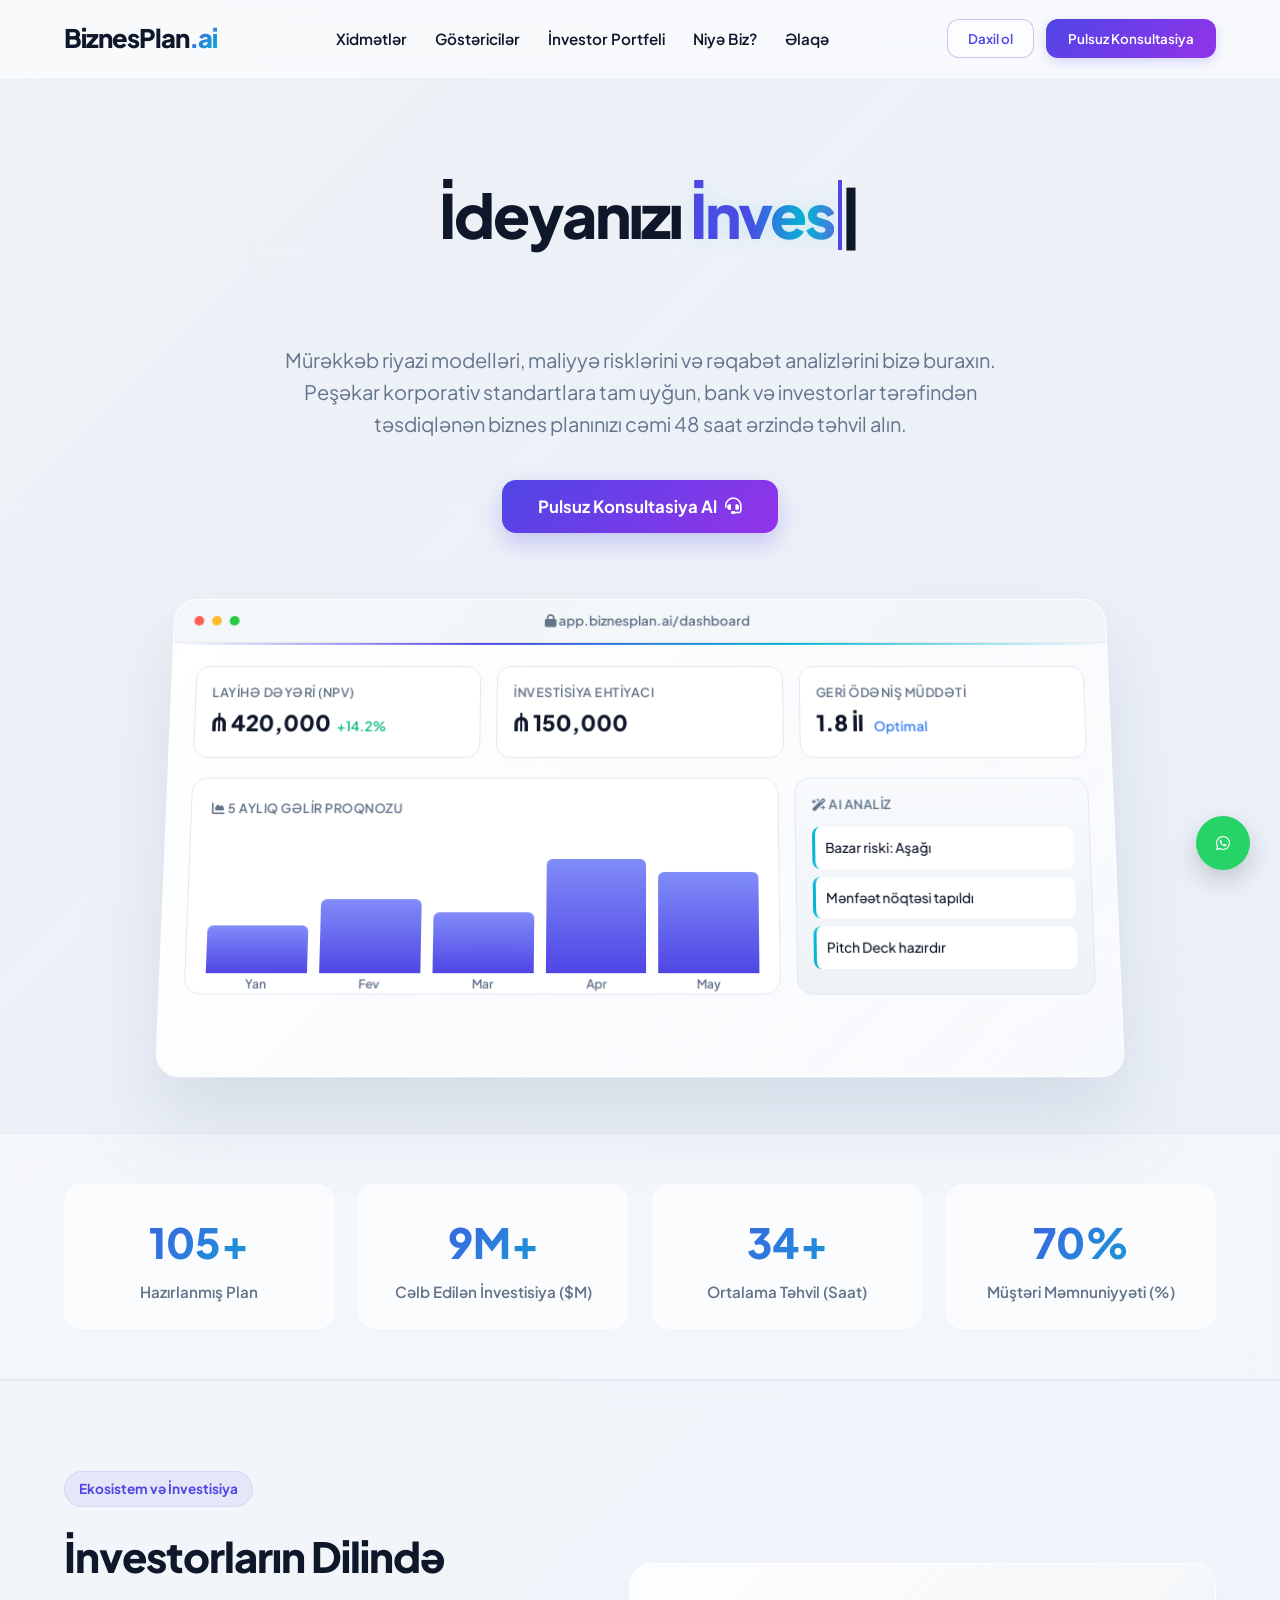
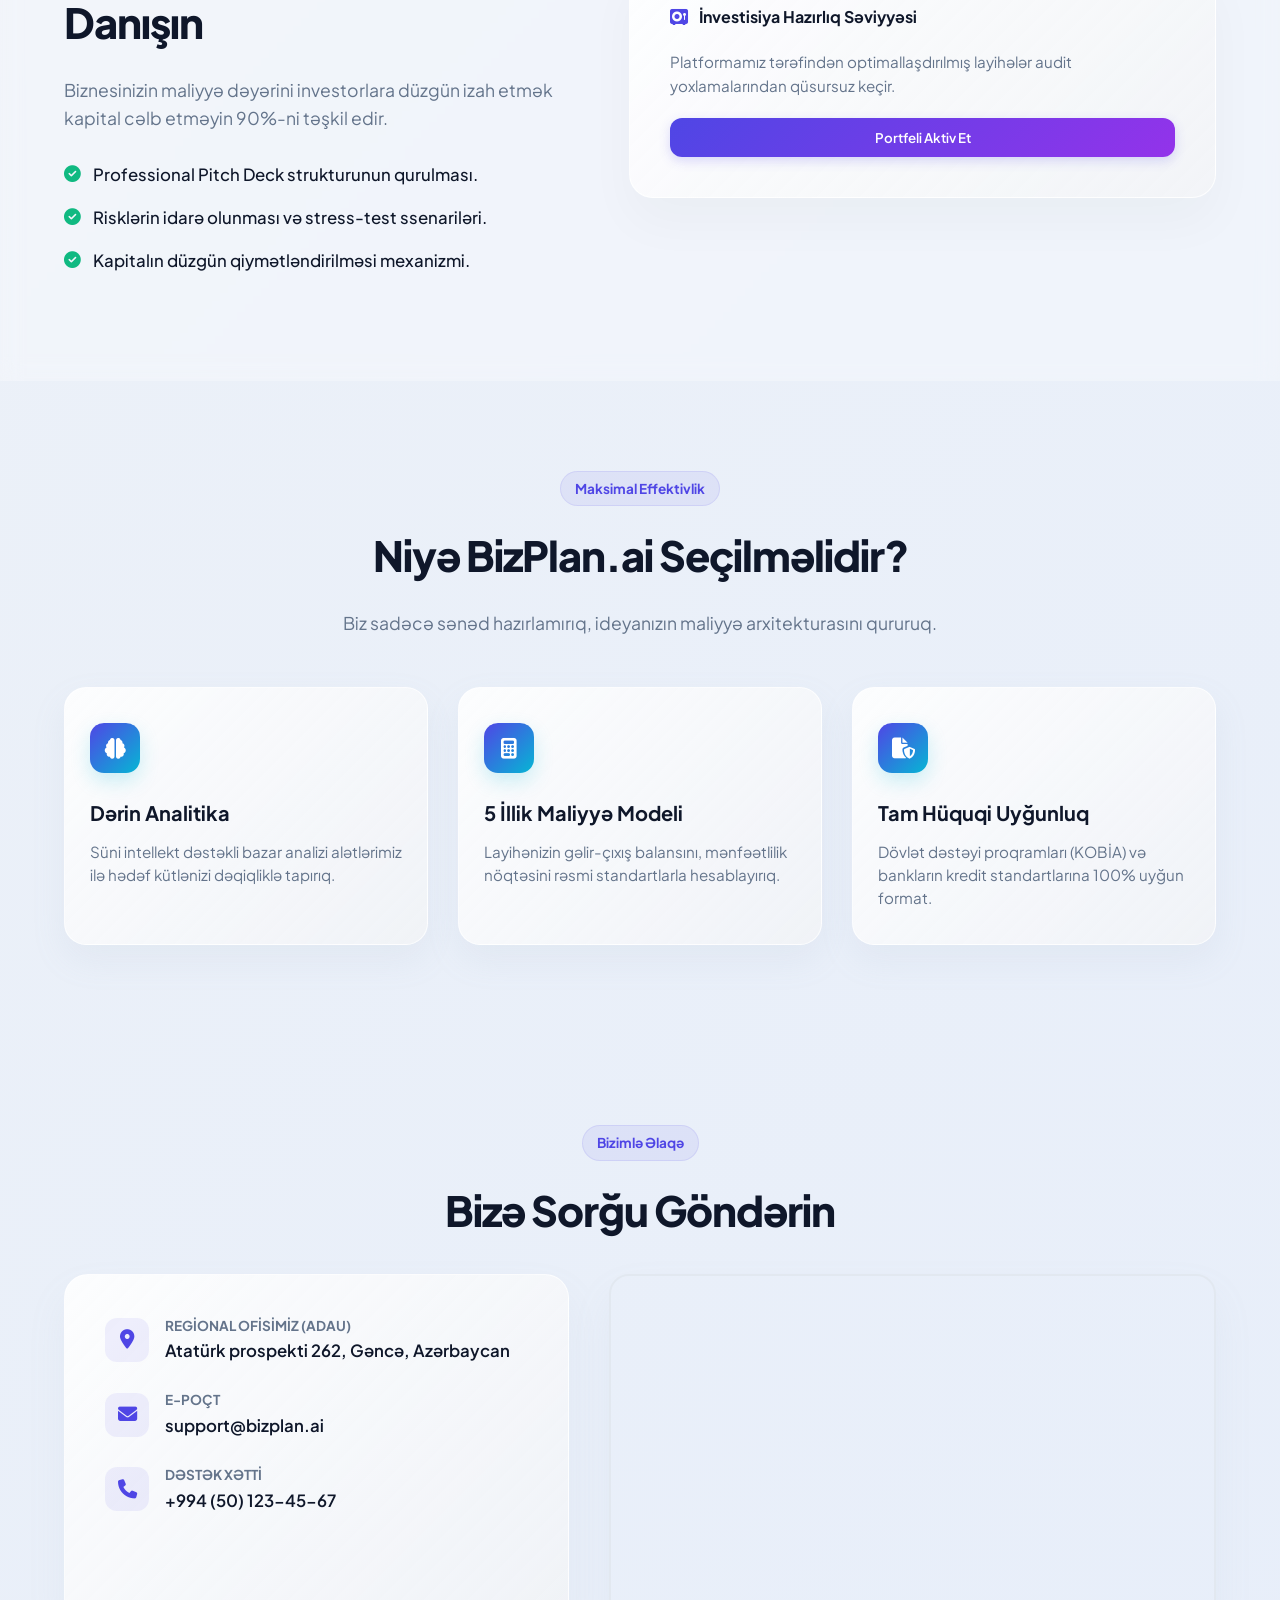
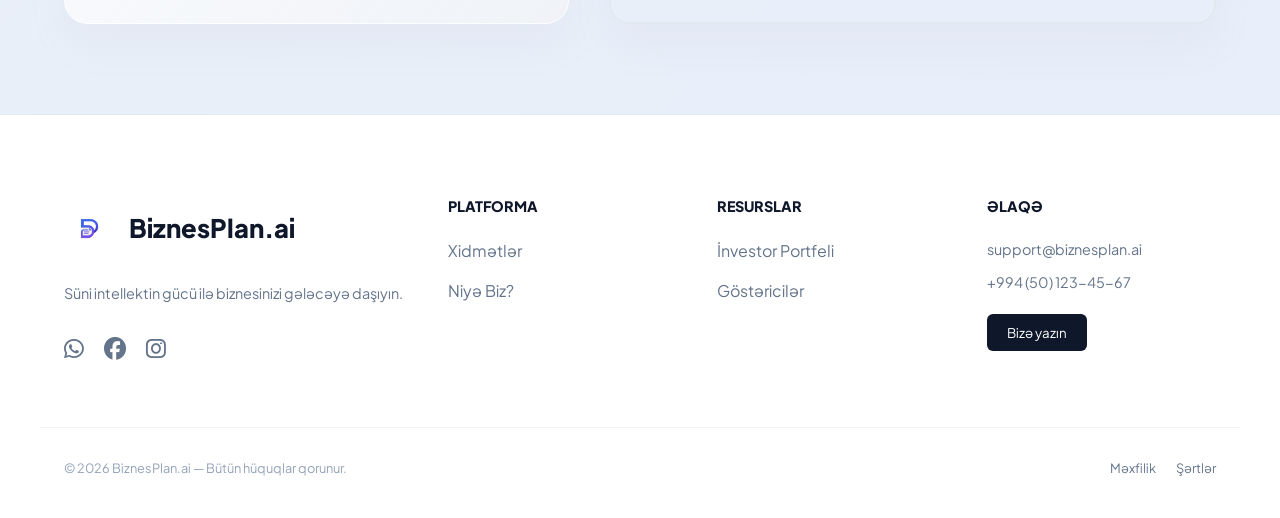
<file: index.html>
<!doctype html>
<html lang="az">
  <head>
    <meta charset="UTF-8" />
    <meta name="viewport" content="width=device-width, initial-scale=1.0" />
    <title>BiznesPlan.ai | Professional Biznes Plan Platforması</title>
    <link
      href="https://fonts.googleapis.com/css2?family=Plus+Jakarta+Sans:wght@300;400;500;600;700;800&display=swap"
      rel="stylesheet"
    />
    <link rel="shortcut icon" href="./img/favicon.png" type="image/x-icon">
    <link
      rel="stylesheet"
      href="https://cdnjs.cloudflare.com/ajax/libs/font-awesome/6.4.0/css/all.min.css"
    />
    <link rel="stylesheet" href="css/style.css" />
<link rel="stylesheet" href="./css/index.css">
    
  </head>
  <body>
    <canvas id="spiderWebCanvas"></canvas>

    <div class="modal-overlay" id="consultationOverlay">
      <div class="consultation-modal">
        <button type="button" class="modal-close-btn" id="modalCloseBtn">
          <i class="fa-solid fa-xmark"></i>
        </button>

        <div class="consultation-form-content" id="formContent">
          <h3 class="modal-title">Pulsuz Konsultasiya</h3>
          <p class="modal-subtitle">
            Məlumatları doldurun, ekspertimiz sizinlə əlaqə saxlasın.
          </p>
          <form id="consultationForm">
            <div class="form-group">
              <label class="form-label">Adınız və Soyadınız</label>
              <input
                type="text"
                class="form-control"
                placeholder="Məs: Kənan Məmmədov"
                required
              />
            </div>
            <div class="form-group">
              <label class="form-label">Telefon Nömrəniz</label>
              <input
                type="tel"
                class="form-control"
                placeholder="+994 (50) 000-00-00"
                required
              />
            </div>
            <div class="form-group">
              <label class="form-label">Biznes Sahəniz</label>
              <input
                type="text"
                class="form-control"
                placeholder="Məs: FinTech, İctimai İaşə, Logistika"
                required
              />
            </div>
            <button
              type="submit"
              class="btn-nav-primary"
              style="width: 100%; padding: 14px; margin-top: 10px"
            >
              Müraciəti Tamamla
            </button>
          </form>
        </div>

        <div class="success-modal-content" id="successContent">
          <div class="success-icon">
            <i class="fa-solid fa-circle-check"></i>
          </div>
          <h3 class="modal-title" style="color: #10b981">Uğurlu Əməliyyat!</h3>
          <p class="modal-subtitle" style="margin-bottom: 0">
            Konsultasiya sorğunuz qəbul edildi. 24 saat ərzində baş ekspertimiz
            sizinlə əlaqə saxlayaq.
          </p>
        </div>
      </div>
    </div>

    <header id="mainNavbar">
      <div class="container nav-wrapper">
        <a href="index.html" class="logo">BiznesPlan<span>.ai</span></a>

        <button class="menu-toggle" id="menuToggle">
          <span></span><span></span><span></span>
        </button>

        <ul class="nav-links" id="navLinks">
          <li><a href="#features">Xidmətlər</a></li>   <li><a href="#stats">Göstəricilər</a></li>
          <li><a href="#investor-portfolio">İnvestor Portfeli</a></li>
          <li><a href="#why-us">Niyə Biz?</a></li>
       
          <li><a href="#contact">Əlaqə</a></li>
          <div class="mobile-action-group" id="mobileActions"></div>
        </ul>

        <div class="nav-buttons" id="desktopButtons">
          <button
            class="btn-nav-outline"
            onclick="window.location.href = 'login.html'"
          >
            Daxil ol
          </button>
          <button class="btn-nav-primary open-cons-btn">
            Pulsuz Konsultasiya
          </button>
        </div>
      </div>
    </header>

    <main>
      <div class="container">
        <h1 class="hero-title" id="typewriterTitle"></h1>

        <p class="hero-p">
          Mürəkkəb riyazi modelləri, maliyyə risklərini və rəqabət analizlərini
          bizə buraxın. Peşəkar korporativ standartlara tam uyğun, bank və
          investorlar tərəfindən təsdiqlənən biznes planınızı cəmi 48 saat
          ərzində təhvil alın.
        </p>

        <div class="hero-btns">
          <button class="btn-hero-main open-cons-btn">
            Pulsuz Konsultasiya Al <i class="fa-solid fa-headset"></i>
          </button>
        </div>

        <div class="dashboard-mockup-wrapper" id="features">
          <div class="dashboard-mockup">
            <div class="mockup-header">
              <div class="mockup-dot red"></div>
              <div class="mockup-dot yellow"></div>
              <div class="mockup-dot green"></div>
              <div class="mockup-title-text">
                <i class="fa-solid fa-lock"></i> app.biznesplan.ai/dashboard
              </div>
            </div>
            <div class="mockup-body">
              <div class="neon-glow-line"></div>
              <div class="mockup-grid">
                <div class="mockup-card">
                  <div class="mockup-card-title">Layihə Dəyəri (NPV)</div>
                  <div class="mockup-card-val">
                    ₼ 420,000<span>+14.2%</span>
                  </div>
                </div>
                <div class="mockup-card">
                  <div class="mockup-card-title">İnvestisiya Ehtiyacı</div>
                  <div class="mockup-card-val">₼ 150,000</div>
                </div>
                <div class="mockup-card">
                  <div class="mockup-card-title">Geri Ödəniş Müddəti</div>
                  <div class="mockup-card-val">
                    1.8 İl <span style="color: #3b82f6">Optimal</span>
                  </div>
                </div>
              </div>
              <div class="mockup-charts-area">
                <div class="chart-main-box">
                  <div class="mockup-card-title">
                    <i class="fa-solid fa-chart-area"></i> 5 Aylıq Gəlir
                    Proqnozu
                  </div>
                  <div class="chart-sim-lines">
                    <div
                      class="chart-bar-item"
                      style="height: 35%"
                      data-month="Yan"
                    ></div>
                    <div
                      class="chart-bar-item"
                      style="height: 55%"
                      data-month="Fev"
                    ></div>
                    <div
                      class="chart-bar-item"
                      style="height: 45%"
                      data-month="Mar"
                    ></div>
                    <div
                      class="chart-bar-item"
                      style="height: 85%"
                      data-month="Apr"
                    ></div>
                    <div
                      class="chart-bar-item"
                      style="height: 75%"
                      data-month="May"
                    ></div>
                  </div>
                </div>
                <div class="ai-logs-box">
                  <div class="mockup-card-title" style="margin-bottom: 12px">
                    <i class="fa-solid fa-wand-magic-sparkles"></i> AI Analiz
                  </div>
                  <div class="ai-log-item">Bazar riski: Aşağı</div>
                  <div class="ai-log-item">Mənfəət nöqtəsi tapıldı</div>
                  <div class="ai-log-item">Pitch Deck hazırdır</div>
                </div>
              </div>
            </div>
          </div>
        </div>
      </div>
    </main>

    <section class="stats-section" id="stats">
      <div class="container">
        <div class="stats-grid">
          <div class="stat-card">
            <div class="stat-num" data-target="150">0</div>
            <div class="stat-label">Hazırlanmış Plan</div>
          </div>
          <div class="stat-card">
            <div class="stat-num" data-target="12">0</div>
            <div class="stat-label">Cəlb Edilən İnvestisiya ($M)</div>
          </div>
          <div class="stat-card">
            <div class="stat-num" data-target="48">0</div>
            <div class="stat-label">Ortalama Təhvil (Saat)</div>
          </div>
          <div class="stat-card">
            <div class="stat-num" data-target="99">0</div>
            <div class="stat-label">Müştəri Məmnuniyyəti (%)</div>
          </div>
        </div>
      </div>
    </section>

    <section class="premium-section" id="investor-portfolio">
      <div class="container portfolio-container">
        <div class="portfolio-text">
          <span class="section-badge">Ekosistem və İnvestisiya</span>
          <h2 class="section-title" style="text-align: left">
            İnvestorların Dilində Danışın
          </h2>
          <p class="section-desc" style="text-align: left; margin: 0 0 30px 0">
            Biznesinizin maliyyə dəyərini investorlara düzgün izah etmək kapital
            cəlb etməyin 90%-ni təşkil edir.
          </p>
          <div class="list-item">
            <i class="fa-solid fa-circle-check"></i>
            <span>Professional Pitch Deck strukturunun qurulması.</span>
          </div>
          <div class="list-item">
            <i class="fa-solid fa-circle-check"></i>
            <span>Risklərin idarə olunması və stress-test ssenariləri.</span>
          </div>
          <div class="list-item">
            <i class="fa-solid fa-circle-check"></i>
            <span>Kapitalın düzgün qiymətləndirilməsi mexanizmi.</span>
          </div>
        </div>
        <div class="portfolio-visual">
          <h4 style="margin-bottom: 20px; font-weight: 700">
            <i
              class="fa-solid fa-vault"
              style="color: #4f46e5; margin-right: 8px"
            ></i>
            İnvestisiya Hazırlıq Səviyyəsi
          </h4>
          <p
            style="
              color: var(--text-muted);
              font-size: 0.95rem;
              line-height: 1.6;
              margin-bottom: 20px;
            "
          >
            Platformamız tərəfindən optimallaşdırılmış layihələr audit
            yoxlamalarından qüsursuz keçir.
          </p>
          <button class="btn-nav-primary open-cons-btn" style="width: 100%">
            Portfeli Aktiv Et
          </button>
        </div>
      </div>
    </section>

    <section class="premium-section" id="why-us">
      <div class="container">
        <span class="section-badge">Maksimal Effektivlik</span>
        <h2 class="section-title">Niyə BizPlan.ai Seçilməlidir?</h2>
        <p class="section-desc">
          Biz sadəcə sənəd hazırlamırıq, ideyanızın maliyyə arxitekturasını
          qururuq.
        </p>
        <div class="features-grid">
          <div class="feature-box">
            <div class="feature-icon"><i class="fa-solid fa-brain"></i></div>
            <h4>Dərin Analitika</h4>
            <p>
              Süni intellekt dəstəkli bazar analizi alətlərimiz ilə hədəf
              kütlənizi dəqiqliklə tapırıq.
            </p>
          </div>
          <div class="feature-box">
            <div class="feature-icon">
              <i class="fa-solid fa-calculator"></i>
            </div>
            <h4>5 İllik Maliyyə Modeli</h4>
            <p>
              Layihənizin gəlir-çıxış balansını, mənfəətlilik nöqtəsini rəsmi
              standartlarla hesablayırıq.
            </p>
          </div>
          <div class="feature-box">
            <div class="feature-icon">
              <i class="fa-solid fa-file-shield"></i>
            </div>
            <h4>Tam Hüquqi Uyğunluq</h4>
            <p>
              Dövlət dəstəyi proqramları (KOBİA) və bankların kredit
              standartlarına 100% uyğun format.
            </p>
          </div>
        </div>
      </div>
    </section>

 
<section class="premium-section" id="contact">
  <div class="container">
    <span class="section-badge">Bizimlə Əlaqə</span>
    <h2 class="section-title">Bizə Sorğu Göndərin</h2>
    
    <div class="contact-grid">
      <!-- Əlaqə Məlumatları -->
      <div class="contact-info-card">
        <div class="contact-item">
          <div class="contact-icon"><i class="fa-solid fa-location-dot"></i></div>
          <div class="contact-text">
            <h5>Regional Ofisimiz (ADAU)</h5>
            <p>Atatürk prospekti 262, Gəncə, Azərbaycan</p>
          </div>
        </div>
        <div class="contact-item">
          <div class="contact-icon"><i class="fa-solid fa-envelope"></i></div>
          <div class="contact-text">
            <h5>E-Poçt</h5>
            <p>support@bizplan.ai</p>
          </div>
        </div>
        <div class="contact-item">
          <div class="contact-icon"><i class="fa-solid fa-phone"></i></div>
          <div class="contact-text">
            <h5>Dəstək Xətti</h5>
            <p>+994 (50) 123-45-67</p>
          </div>
        </div>
      </div>

      <!-- ADAU Xəritəsi (Qırmızı Pin ilə) -->
    <!-- ADAU Qırmızı Pinli Xəritə -->
<div class="map-wrapper" style="width: 100%; height: 350px; border-radius: 20px; overflow: hidden; border: 2px solid #e2e8f0;">

  <iframe 
    src="https://www.google.com/maps?q=Azerbaijan+State+Agricultural+University,Ganja&output=embed&hl=az" 
    width="100%" 
    height="100%" 
    style="border:0;" 
    allowfullscreen="" 
    loading="lazy">
  </iframe>
</div>
    </div>
  </div>
</section>

<div id="pointingArrow" style="position: fixed; top: 70px; right: 260px; z-index: 1001; opacity: 0; pointer-events: none; transition: all 0.5s ease; transform: rotate(0deg);">
  <i class="fa-solid fa-arrow-turn-up" style="font-size: 45px; color: #4f46e5; animation: bounce 1.5s infinite;"></i>
</div>

<style>
  /* Animasiya (hərəkət effekti) */
  @keyframes bounce {
    0%, 100% { transform: translateY(0); }
    50% { transform: translateY(15px); }
  }

  /* Oxun yalnız masaüstü ekranlarda (992px-dən böyük) görünməsi üçün */
  @media (max-width: 992px) {
    #pointingArrow {
      display: none !important;
    }
  }

  /* Masaüstü ekranlarda oxun özü */
  @media (min-width: 993px) {
    #pointingArrow {
      display: block !important;
    }
  }
</style>


<footer style="background-color: #ffffff; padding: 80px 0 40px; border-top: 1px solid #e2e8f0; font-family: 'Plus Jakarta Sans', sans-serif;">
  <div class="container footer-grid" style="max-width: 1200px; margin: 0 auto; display: grid; grid-template-columns: 1.5fr 1fr 1fr 1fr; gap: 40px; align-items: start;">
    
    <!-- 1. Logo və Şirkət -->
    <div style="display: flex; flex-direction: column; align-items: flex-start;" class="footer-brand-col">
      <div class="logo-wrapper" style="display: flex; align-items: center; gap: 15px; margin-bottom: 20px;">
        <img src="./img/logo.png" alt="BiznesPlan.ai" style="width: 50px; height: auto;">
        <a href="index.html" style="font-size: 1.6rem; font-weight: 800; text-decoration: none; color: #0f172a;">BiznesPlan<span>.ai</span></a>
      </div>
      <p style="color: #64748b; font-size: 0.9rem; line-height: 1.7; margin-bottom: 25px;">Süni intellektin gücü ilə biznesinizi gələcəyə daşıyın.</p>
      <div style="display: flex; gap: 20px;" class="social-wrapper">
        <a href="https://wa.me/994501234567" class="footer-link" style="font-size: 1.4rem;"><i class="fa-brands fa-whatsapp"></i></a>
        <a href="#" class="footer-link" style="font-size: 1.4rem;"><i class="fa-brands fa-facebook"></i></a>
        <a href="#" class="footer-link" style="font-size: 1.4rem;"><i class="fa-brands fa-instagram"></i></a>
      </div>
    </div>

    <!-- 2. Platforma -->
    <div>
      <h4 style="color: #0f172a; font-size: 0.9rem; font-weight: 800; text-transform: uppercase; margin-bottom: 20px;">Platforma</h4>
      <ul style="list-style: none; padding: 0;">
        <li style="margin-bottom: 15px;"><a href="#features" class="footer-link">Xidmətlər</a></li>
        <li style="margin-bottom: 15px;"><a href="#why-us" class="footer-link">Niyə Biz?</a></li>
      </ul>
    </div>

    <!-- 3. Resurslar -->
    <div>
      <h4 style="color: #0f172a; font-size: 0.9rem; font-weight: 800; text-transform: uppercase; margin-bottom: 20px;">Resurslar</h4>
      <ul style="list-style: none; padding: 0;">
        <li style="margin-bottom: 15px;"><a href="#investor-portfolio" class="footer-link">İnvestor Portfeli</a></li>
        <li style="margin-bottom: 15px;"><a href="#stats" class="footer-link">Göstəricilər</a></li>
      </ul>
    </div>

    <!-- 4. Əlaqə -->
    <div>
      <h4 style="color: #0f172a; font-size: 0.9rem; font-weight: 800; text-transform: uppercase; margin-bottom: 20px;">Əlaqə</h4>
      <p style="color: #64748b; font-size: 0.9rem; margin-bottom: 10px;">support@biznesplan.ai</p>
      <p style="color: #64748b; font-size: 0.9rem; margin-bottom: 20px;">+994 (50) 123-45-67</p>
      <button onclick="window.location.href='#contact'" style="background: #0f172a; color: white; border: none; padding: 10px 20px; border-radius: 6px; cursor: pointer;">Bizə yazın</button>
    </div>
  </div>

  <!-- Bottom Bar -->
  <div class="container bottom-bar" style="max-width: 1200px; margin: 60px auto 0; border-top: 1px solid #f1f5f9; padding-top: 30px; display: flex; justify-content: space-between; align-items: center;">
    <p style="color: #94a3b8; font-size: 0.8rem;">© 2026 BiznesPlan.ai — Bütün hüquqlar qorunur.</p>
    <div style="display: flex; gap: 20px;">
      <a href="#" class="footer-link" style="font-size: 0.8rem;">Məxfilik</a>
      <a href="#" class="footer-link" style="font-size: 0.8rem;">Şərtlər</a>
    </div>
  </div>
</footer>


    <div class="floating-container" id="floatContainer">
      <a
        href="https://wa.me/994501234567"
        target="_blank"
        class="float-btn btn-whatsapp"
        title="Bizimlə Əlaqə"
      >
        <i class="fa-brands fa-whatsapp"></i>
      </a>
      <button
        type="button"
        class="float-btn btn-scroll-top"
        id="scrollTopBtn"
        title="Yuxarı Qalx"
      >
        <i class="fa-solid fa-arrow-up"></i>
      </button>
    </div>

  <script src="./js/index.js"></script>
    <script type="module" src="js/main.js"></script>
  </body>
</html>
</file>
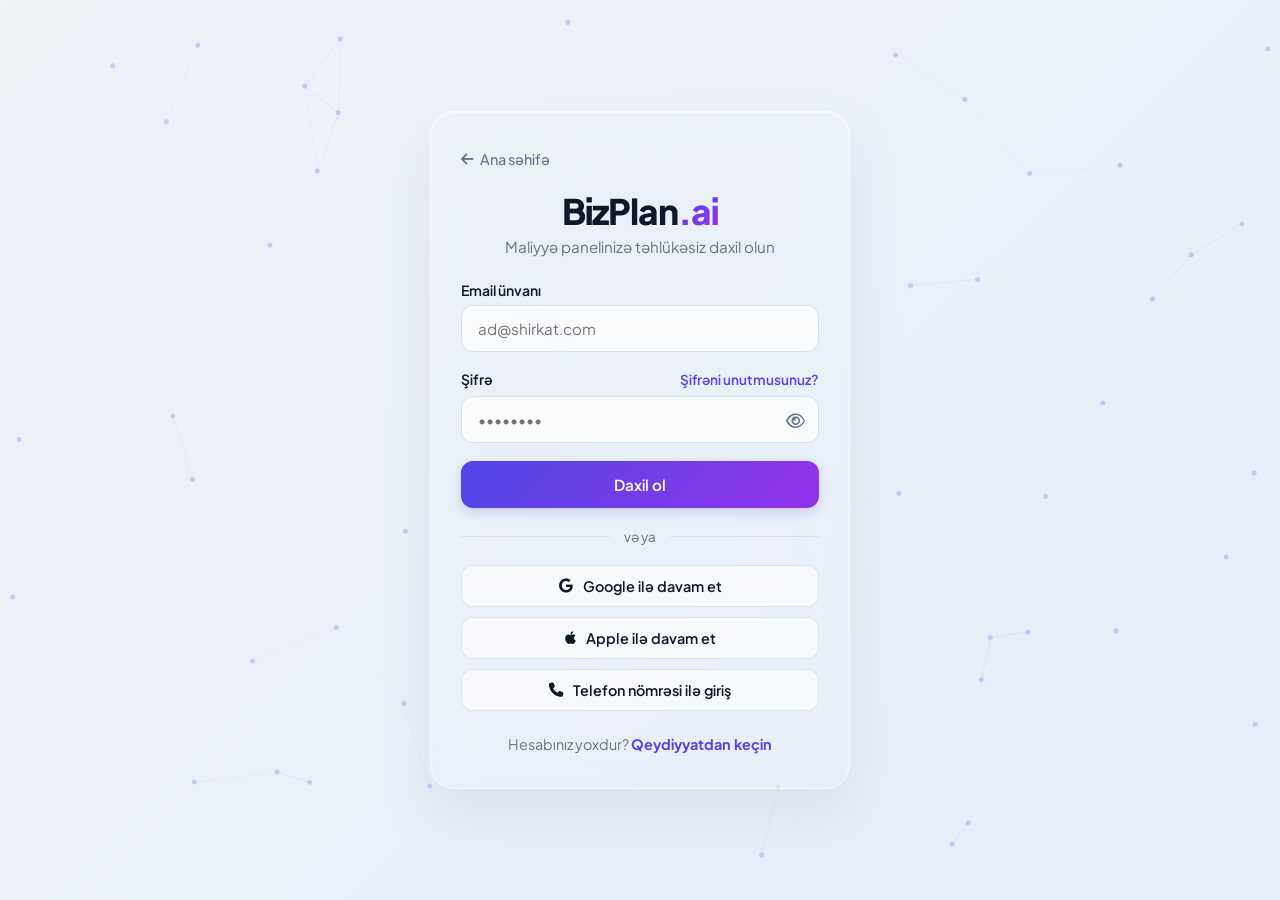
<file: dashboard.html>
<!doctype html>
<html lang="az">
  <head>
    <meta charset="UTF-8" />
    <meta name="viewport" content="width=device-width, initial-scale=1.0" />
    <title>Dashboard | BizPlan.ai</title>
    <link
      href="https://fonts.googleapis.com/css2?family=Plus+Jakarta+Sans:wght@300;400;500;600;700;800&display=swap"
      rel="stylesheet"
    />
    <link
      rel="stylesheet"
      href="https://cdnjs.cloudflare.com/ajax/libs/font-awesome/6.4.0/css/all.min.css"
    />
    <link rel="stylesheet" href="css/style.css" />

    <style>
      :root {
        --text-main: #0f172a;
        --text-muted: #64748b;
        --bg-gradient: linear-gradient(
          135deg,
          #eef2f7 0%,
          #e0eafd 50%,
          #f0fdf4 100%
        );
        --primary-gradient: linear-gradient(135deg, #4f46e5 0%, #06b6d4 100%);
        --btn-gradient: linear-gradient(135deg, #4f46e5 0%, #9333ea 100%);
        --card-gradient: linear-gradient(
          135deg,
          rgba(255, 255, 255, 0.85) 0%,
          rgba(243, 244, 246, 0.7) 100%
        );
        --danger-gradient: linear-gradient(135deg, #ef4444 0%, #f43f5e 100%);
        --success: #10b981;
        --warning: #f59e0b;
      }

      * {
        box-sizing: border-box;
        margin: 0;
        padding: 0;
        font-family: "Plus Jakarta Sans", sans-serif;
      }

      body {
        color: var(--text-main);
        min-height: 100vh;
        background: var(--bg-gradient);
        background-size: 400% 400%;
        animation: fluidBg 14s ease infinite;
        position: relative;
      }

      @keyframes fluidBg {
        0% {
          background-position: 0% 50%;
        }
        50% {
          background-position: 100% 50%;
        }
        100% {
          background-position: 0% 50%;
        }
      }

      #spiderWebCanvas {
        position: fixed;
        top: 0;
        left: 0;
        width: 100%;
        height: 100%;
        z-index: 0;
        pointer-events: none;
      }

      /* --- DASHBOARD STRUCT FIX (RWD) --- */
      .dashboard-grid {
        display: grid;
        grid-template-columns: 280px 1fr;
        min-height: 100vh;
        position: relative;
        z-index: 1;
      }

      /* --- LÜKS ŞÜŞƏ SIDEBAR --- */
      .sidebar {
        background: rgba(255, 255, 255, 0.45);
        backdrop-filter: blur(20px);
        -webkit-backdrop-filter: blur(20px);
        border-right: 1px solid rgba(255, 255, 255, 0.5);
        padding: 35px 24px;
        position: sticky;
        top: 0;
        height: 100vh;
        display: flex;
        flex-direction: column;
        box-shadow: 4px 0 30px rgba(0, 0, 0, 0.01);
        z-index: 99;
        transition: all 0.3s ease;
      }

      .sidebar .logo {
        font-size: 1.6rem;
        font-weight: 800;
        letter-spacing: -1px;
        margin-bottom: 45px;
        padding-left: 12px;
      }

      .sidebar .logo span {
        background: var(--primary-gradient);
        -webkit-background-clip: text;
        -webkit-text-fill-color: transparent;
      }

      .sidebar-menu {
        flex: 1;
        list-style: none;
      }

      .nav-link {
        display: flex;
        align-items: center;
        gap: 12px;
        padding: 14px 16px;
        color: var(--text-muted);
        text-decoration: none;
        border-radius: 14px;
        transition: all 0.25s ease;
        margin-bottom: 8px;
        font-weight: 600;
        font-size: 0.95rem;
      }

      .nav-link i {
        font-size: 1.1rem;
        transition: transform 0.25s;
      }

      .nav-link:hover {
        background: rgba(255, 255, 255, 0.6);
        color: #4f46e5;
      }

      .nav-link:hover i {
        transform: translateX(3px);
      }

      .nav-link.active {
        background: var(--btn-gradient);
        color: #ffffff !important;
        box-shadow: 0 8px 20px rgba(79, 70, 229, 0.2);
      }

      .sidebar-footer {
        margin-top: auto;
        padding-top: 24px;
        border-top: 1px solid rgba(148, 163, 184, 0.2);
      }

      .user-profile-box {
        display: flex;
        align-items: center;
        gap: 12px;
        margin-bottom: 20px;
        padding-left: 8px;
      }

      .user-avatar {
        width: 44px;
        height: 44px;
        border-radius: 12px;
        background: var(--primary-gradient);
        color: white;
        display: flex;
        align-items: center;
        justify-content: center;
        font-size: 1.2rem;
        box-shadow: 0 4px 12px rgba(6, 182, 212, 0.25);
      }

      .user-info h5 {
        font-size: 0.95rem;
        font-weight: 700;
        color: var(--text-main);
      }
      .user-info p {
        font-size: 0.8rem;
        color: var(--text-muted);
        font-weight: 500;
      }

      .btn-logout {
        width: 100%;
        padding: 12px;
        border-radius: 12px;
        border: 1px solid rgba(239, 68, 68, 0.25);
        background: rgba(255, 255, 255, 0.5);
        color: #ef4444;
        font-weight: 600;
        font-size: 0.9rem;
        cursor: pointer;
        transition: all 0.2s ease;
        display: flex;
        align-items: center;
        justify-content: center;
        gap: 8px;
      }

      .btn-logout:hover {
        background: #fee2e2;
        border-color: #ef4444;
        transform: translateY(-1px);
      }

      /* --- ASAS MEZMUN SAHƏSİ --- */
      .main-content {
        padding: 40px;
        max-width: 1300px;
        width: 100%;
        opacity: 0;
        transform: translateY(15px);
        animation: contentEntry 0.6s cubic-bezier(0.16, 1, 0.3, 1) forwards;
      }

      @keyframes contentEntry {
        to {
          opacity: 1;
          transform: translateY(0);
        }
      }

      .content-header {
        display: flex;
        justify-content: space-between;
        align-items: center;
        margin-bottom: 40px;
        gap: 20px;
      }

      .content-header h1 {
        font-size: 2.2rem;
        font-weight: 800;
        letter-spacing: -1px;
      }
      .content-header p {
        color: var(--text-muted);
        margin-top: 4px;
        font-weight: 500;
      }

      .btn-primary-action {
        padding: 14px 28px;
        border: none;
        border-radius: 14px;
        background: var(--btn-gradient);
        color: #fff;
        font-weight: 700;
        font-size: 0.95rem;
        cursor: pointer;
        transition: all 0.25s ease;
        box-shadow: 0 10px 20px rgba(79, 70, 229, 0.2);
        display: inline-flex;
        align-items: center;
        gap: 8px;
      }

      .btn-primary-action:hover {
        transform: translateY(-2px);
        box-shadow: 0 12px 24px rgba(79, 70, 229, 0.35);
      }

      /* 3D Soft Statistika Kartları */
      .stats-grid {
        display: grid;
        grid-template-columns: repeat(3, 1fr);
        gap: 24px;
        margin-bottom: 40px;
      }

      .stat-card {
        background: var(--card-gradient);
        border: 1px solid rgba(255, 255, 255, 0.7);
        padding: 28px 24px;
        border-radius: 22px;
        box-shadow: 0 15px 35px rgba(148, 163, 184, 0.08);
        position: relative;
        overflow: hidden;
        transition: all 0.3s ease;
      }

      .stat-card:hover {
        transform: translateY(-4px);
        background: #ffffff;
        box-shadow: 0 20px 45px rgba(79, 70, 229, 0.08);
      }

      .stat-card-header {
        display: flex;
        justify-content: space-between;
        align-items: center;
        color: var(--text-muted);
        font-weight: 600;
        font-size: 0.9rem;
      }

      .stat-icon-box {
        width: 38px;
        height: 38px;
        border-radius: 10px;
        display: flex;
        justify-content: center;
        align-items: center;
        font-size: 1.1rem;
      }

      .stat-value {
        font-size: 2.6rem;
        font-weight: 800;
        margin-top: 12px;
        letter-spacing: -1px;
      }

      /* Premium Soft Cədvəl Strukturu */
      .section-title {
        font-size: 1.3rem;
        font-weight: 700;
        margin-bottom: 20px;
        color: var(--text-main);
      }

      .table-container {
        overflow-x: auto;
        border-radius: 20px;
        border: 1px solid rgba(148, 163, 184, 0.2);
        background: var(--card-gradient);
        box-shadow: 0 15px 40px rgba(148, 163, 184, 0.06);
        backdrop-filter: blur(10px);
      }

      table {
        width: 100%;
        border-collapse: collapse;
        text-align: left;
      }

      th {
        padding: 18px 24px;
        border-bottom: 1px solid rgba(148, 163, 184, 0.15);
        color: var(--text-muted);
        font-weight: 700;
        font-size: 0.85rem;
        text-transform: uppercase;
        letter-spacing: 0.5px;
        background: rgba(241, 245, 249, 0.6);
      }

      td {
        padding: 18px 24px;
        border-bottom: 1px solid rgba(148, 163, 184, 0.1);
        color: var(--text-main);
        font-size: 0.95rem;
        font-weight: 500;
      }

      tr:last-child td {
        border-bottom: none;
      }
      tr:hover td {
        background: rgba(255, 255, 255, 0.5);
      }

      .badge {
        padding: 6px 14px;
        border-radius: 20px;
        font-size: 0.8rem;
        font-weight: 700;
        display: inline-flex;
        align-items: center;
        gap: 5px;
      }
      .badge-pending {
        background: rgba(245, 158, 11, 0.1);
        color: var(--warning);
      }
      .badge-success {
        background: rgba(16, 185, 129, 0.1);
        color: var(--success);
      }

      .btn-action-view {
        padding: 8px 14px;
        border: 1px solid rgba(148, 163, 184, 0.3);
        border-radius: 8px;
        background: white;
        color: var(--text-main);
        font-size: 0.85rem;
        font-weight: 600;
        cursor: pointer;
        transition: all 0.2s;
        text-decoration: none;
        display: inline-flex;
        align-items: center;
        gap: 4px;
      }
      .btn-action-view:hover {
        border-color: #4f46e5;
        color: #4f46e5;
      }

      /* --- MOBİL NAVİQASYON BAR (RWD FIX) --- */
      .mobile-header {
        display: none;
        background: rgba(255, 255, 255, 0.7);
        backdrop-filter: blur(20px);
        padding: 16px 24px;
        border-bottom: 1px solid rgba(148, 163, 184, 0.15);
        justify-content: space-between;
        align-items: center;
        position: sticky;
        top: 0;
        z-index: 1000;
      }
      .mobile-menu-btn {
        font-size: 1.3rem;
        background: none;
        border: none;
        color: var(--text-main);
        cursor: pointer;
      }

      /* --- ÇIXIŞ TƏSDİQ MODALI (3D POP-UP) --- */
      .modal-overlay {
        position: fixed;
        top: 0;
        left: 0;
        width: 100%;
        height: 100%;
        background: rgba(15, 23, 42, 0.15);
        backdrop-filter: blur(10px);
        -webkit-backdrop-filter: blur(10px);
        z-index: 10000;
        display: flex;
        justify-content: center;
        align-items: center;
        opacity: 0;
        pointer-events: none;
        transition: opacity 0.3s ease;
        padding: 16px;
      }
      .modal-overlay.active {
        opacity: 1;
        pointer-events: auto;
      }
      .confirm-modal {
        background: #ffffff;
        border-radius: 24px;
        padding: 35px;
        width: 100%;
        max-width: 380px;
        text-align: center;
        box-shadow: 0 25px 50px rgba(0, 0, 0, 0.15);
        border: 1px solid rgba(255, 255, 255, 0.8);
        transform: scale(0.85);
        transition: transform 0.3s cubic-bezier(0.175, 0.885, 0.32, 1.275);
      }
      .modal-overlay.active .confirm-modal {
        transform: scale(1);
      }
      .logout-icon-center {
        width: 56px;
        height: 56px;
        background: #fee2e2;
        color: #ef4444;
        border-radius: 50%;
        display: flex;
        justify-content: center;
        align-items: center;
        font-size: 1.5rem;
        margin: 0 auto 16px auto;
      }

      .modal-btn-group {
        display: grid;
        grid-template-columns: 1fr 1fr;
        gap: 12px;
        margin-top: 24px;
      }
      .btn-modal-cancel {
        padding: 12px;
        border-radius: 10px;
        border: 1px solid #cbd5e1;
        background: #f8fafc;
        font-weight: 600;
        cursor: pointer;
      }
      .btn-modal-confirm {
        padding: 12px;
        border-radius: 10px;
        border: none;
        background: var(--danger-gradient);
        color: white;
        font-weight: 600;
        cursor: pointer;
      }

      /* --- RWD MEDIA QUERY --- */
      @media (max-width: 992px) {
        .dashboard-grid {
          grid-template-columns: 1fr;
        }
        .sidebar {
          position: fixed;
          left: -280px;
          top: 0;
          width: 280px;
          height: 100vh;
          background: rgba(255, 255, 255, 0.98);
          box-shadow: 15px 0 40px rgba(0, 0, 0, 0.05);
        }
        .sidebar.active {
          left: 0;
        }
        .mobile-header {
          display: flex;
        }
        .main-content {
          padding: 30px 20px;
        }
        .stats-grid {
          grid-template-columns: 1fr;
          gap: 16px;
        }
        .content-header {
          flex-direction: column;
          align-items: flex-start;
        }
        .btn-primary-action {
          width: 100%;
          justify-content: center;
        }
      }
    </style>
  </head>
  <body>
    <canvas id="spiderWebCanvas"></canvas>

    <div class="modal-overlay" id="logoutModalOverlay">
      <div class="confirm-modal">
        <div class="logout-icon-center">
          <i class="fa-solid fa-arrow-right-from-bracket"></i>
        </div>
        <h3 style="font-size: 1.25rem; font-weight: 800; margin-bottom: 8px">
          Hesabdan Çıxış
        </h3>
        <p style="color: var(--text-muted); font-size: 0.95rem">
          Sistemdən çıxmaq istədiyinizə əminsiniz?
        </p>
        <div class="modal-btn-group">
          <button type="button" class="btn-modal-cancel" id="closeModalBtn">
            Ləğv et
          </button>
          <button type="button" class="btn-modal-confirm" id="confirmLogoutBtn">
            Çıxış et
          </button>
        </div>
      </div>
    </div>

    <div class="mobile-header">
      <a
        href="index.html"
        class="logo"
        style="
          font-size: 1.3rem;
          font-weight: 800;
          text-decoration: none;
          color: var(--text-main);
        "
        >BizPlan<span>.ai</span></a
      >
      <button class="mobile-menu-btn" id="mobileMenuToggle">
        <i class="fa-solid fa-bars"></i>
      </button>
    </div>

    <div class="dashboard-grid">
      <aside class="sidebar" id="dashboardSidebar">
        <div class="logo">BizPlan<span>.ai</span></div>

        <nav style="flex: 1">
          <a href="dashboard.html" class="nav-link active"
            ><i class="fa-solid fa-chart-pie"></i> Ümumi Baxış</a
          >
          <a href="new-order.html" class="nav-link"
            ><i class="fa-solid fa-circle-plus"></i> Yeni Sifariş</a
          >
          <a href="./document.html" class="nav-link"
            ><i class="fa-solid fa-folder-open"></i> Sənədlərim</a
          >
          <a href="./setting.html" class="nav-link"
            ><i class="fa-solid fa-sliders"></i> Tənzimləmələr</a
          >
        </nav>

        <div class="sidebar-footer">
          <div class="user-profile-box">
            <div class="user-avatar"><i class="fa-solid fa-user-tie"></i></div>
            <div class="user-info">
              <h5 id="userNameDisplay">Sahibkar</h5>
              <p>Premium Plan</p>
            </div>
          </div>
          <button type="button" class="btn-logout" id="triggerLogoutBtn">
            <i class="fa-solid fa-arrow-right-from-bracket"></i> Çıxış et
          </button>
        </div>
      </aside>

      <main class="main-content">
        <header class="content-header">
          <div>
            <h1>İdarəetmə Paneli</h1>
            <p>
              Sifarişlərinizin cari statusunu və maliyyə göstəricilərini
              izləyin.
            </p>
          </div>
          <button
            class="btn-primary-action"
            onclick="window.location.href = 'new-order.html'"
          >
            <i class="fa-solid fa-plus"></i> Yeni Biznes Plan
          </button>
        </header>

        <div class="stats-grid">
          <div class="stat-card">
            <div class="stat-card-header">
              <span>Ümumi Sifarişlər</span>
              <div
                class="stat-icon-box"
                style="background: rgba(79, 70, 229, 0.08); color: #4f46e5"
              >
                <i class="fa-solid fa-list-check"></i>
              </div>
            </div>
            <div class="stat-value">3</div>
          </div>
          <div class="stat-card">
            <div class="stat-card-header">
              <span>Hazırlanma Mərhələsində</span>
              <div
                class="stat-icon-box"
                style="
                  background: rgba(245, 158, 11, 0.08);
                  color: var(--warning);
                "
              >
                <i class="fa-solid fa-spinner"></i>
              </div>
            </div>
            <div class="stat-value" style="color: var(--warning)">1</div>
          </div>
          <div class="stat-card">
            <div class="stat-card-header">
              <span>Tamamlanmış</span>
              <div
                class="stat-icon-box"
                style="
                  background: rgba(16, 185, 129, 0.08);
                  color: var(--success);
                "
              >
                <i class="fa-solid fa-circle-check"></i>
              </div>
            </div>
            <div class="stat-value" style="color: var(--success)">2</div>
          </div>
        </div>

        <h2 class="section-title">
          <i
            class="fa-solid fa-clock-rotate-left"
            style="color: #4f46e5; margin-right: 6px"
          ></i>
          Son Sifarişlər
        </h2>
        <div class="table-container">
          <table>
            <thead>
              <tr>
                <th>Sifariş ID</th>
                <th>Biznes Adı</th>
                <th>Sektor</th>
                <th>Tarix</th>
                <th>Status</th>
                <th>Əməliyyat</th>
              </tr>
            </thead>
            <tbody id="ordersTableBody">
              <tr>
                <td>#BP-9821</td>
                <td style="font-weight: 700">EcoDrive Co.</td>
                <td>Logistika / Nəqliyyat</td>
                <td>28.05.2026</td>
                <td>
                  <span class="badge badge-pending"
                    ><i
                      class="fa-solid fa-circle-notch fa-spin"
                      style="margin-right: 4px"
                    ></i>
                    Yoxlanılır</span
                  >
                </td>
                <td>
                  <a href="#" class="btn-action-view"
                    ><i class="fa-solid fa-eye"></i> Bax</a
                  >
                </td>
              </tr>
              <tr>
                <td>#BP-9411</td>
                <td style="font-weight: 700">RestoSmart AI</td>
                <td>İctimai İaşə / FinTech</td>
                <td>14.05.2026</td>
                <td>
                  <span class="badge badge-success"
                    ><i class="fa-solid fa-check" style="margin-right: 4px"></i>
                    Hazırdır</span
                  >
                </td>
                <td>
                  <a href="#" class="btn-action-view"
                    ><i class="fa-solid fa-download"></i> Yüklə</a
                  >
                </td>
              </tr>
            </tbody>
          </table>
        </div>
      </main>
    </div>

    <script>
      // 1. RESPONSIVE SIDEBAR TOGGLE (MOBİL ÜÇÜN)
      const menuToggle = document.getElementById("mobileMenuToggle");
      const sidebar = document.getElementById("dashboardSidebar");

      menuToggle.addEventListener("click", (e) => {
        e.stopPropagation();
        sidebar.classList.toggle("active");
      });

      document.addEventListener("click", (e) => {
        if (
          !sidebar.contains(e.target) &&
          sidebar.classList.contains("active")
        ) {
          sidebar.classList.remove("active");
        }
      });

      // 2. ÇIXIŞ TƏSDİQ MODAL PANƏLİ IDARƏETMƏSİ
      const logoutOverlay = document.getElementById("logoutModalOverlay");
      const triggerLogoutBtn = document.getElementById("triggerLogoutBtn");
      const closeModalBtn = document.getElementById("closeModalBtn");
      const confirmLogoutBtn = document.getElementById("confirmLogoutBtn");

      triggerLogoutBtn.addEventListener("click", () => {
        logoutOverlay.classList.add("active");
      });

      closeModalBtn.addEventListener("click", () => {
        logoutOverlay.classList.remove("active");
      });

      confirmLogoutBtn.addEventListener("click", () => {
        // LocalStorage-dən seans məlumatlarını rəsmi silirik
        localStorage.removeItem("bizplan_token");
        window.location.replace("login.html");
      });

      // 3. INTERAKTIV SPIDER WEB ANIMASIYASI 🕸
      const canvas = document.getElementById("spiderWebCanvas");
      const ctx = canvas.getContext("2d");
      let width = (canvas.width = window.innerWidth);
      let height = (canvas.height = window.innerHeight);
      const dots = [];
      const numDots = 60;
      const maxDist = 130;
      const mouse = { x: null, y: null, radius: 160 };

      window.addEventListener("resize", () => {
        width = canvas.width = window.innerWidth;
        height = canvas.height = window.innerHeight;
      });
      window.addEventListener("mousemove", (e) => {
        mouse.x = e.clientX;
        mouse.y = e.clientY;
      });
      window.addEventListener("mouseleave", () => {
        mouse.x = null;
        mouse.y = null;
      });

      class Dot {
        constructor() {
          this.x = Math.random() * width;
          this.y = Math.random() * height;
          this.vx = (Math.random() - 0.5) * 0.7;
          this.vy = (Math.random() - 0.5) * 0.7;
          this.radius = 2.5;
        }
        update() {
          if (mouse.x !== null && mouse.y !== null) {
            const dx = mouse.x - this.x;
            const dy = mouse.y - this.y;
            const dist = Math.hypot(dx, dy);
            if (dist < mouse.radius) {
              const force = (mouse.radius - dist) / mouse.radius;
              this.x -= (dx / dist) * force * 1.4;
              this.y -= (dy / dist) * force * 1.4;
            }
          }
          this.x += this.vx;
          this.y += this.vy;
          if (this.x < 0 || this.x > width) this.vx *= -1;
          if (this.y < 0 || this.y > height) this.vy *= -1;
        }
        draw() {
          ctx.beginPath();
          ctx.arc(this.x, this.y, this.radius, 0, Math.PI * 2);
          ctx.fillStyle = "rgba(79, 70, 229, 0.2)";
          ctx.fill();
        }
      }

      for (let i = 0; i < numDots; i++) dots.push(new Dot());

      function animateWeb() {
        ctx.clearRect(0, 0, width, height);
        for (let i = 0; i < dots.length; i++) {
          dots[i].update();
          dots[i].draw();
          for (let j = i + 1; j < dots.length; j++) {
            const dx = dots[i].x - dots[j].x;
            const dy = dots[i].y - dots[j].y;
            const dist = Math.hypot(dx, dy);
            if (dist < maxDist) {
              const alpha = ((maxDist - dist) / maxDist) * 0.14;
              ctx.beginPath();
              ctx.moveTo(dots[i].x, dots[i].y);
              ctx.lineTo(dots[j].x, dots[j].y);
              ctx.strokeStyle = `rgba(79, 70, 229, ${alpha})`;
              ctx.lineWidth = 0.8;
              ctx.stroke();
            }
          }
          if (mouse.x !== null && mouse.y !== null) {
            const dx = dots[i].x - mouse.x;
            const dy = dots[i].y - mouse.y;
            const dist = Math.hypot(dx, dy);
            if (dist < mouse.radius) {
              const alpha = ((mouse.radius - dist) / mouse.radius) * 0.18;
              ctx.beginPath();
              ctx.moveTo(dots[i].x, dots[i].y);
              ctx.lineTo(mouse.x, mouse.y);
              ctx.strokeStyle = `rgba(6, 182, 212, ${alpha})`;
              ctx.lineWidth = 1;
              ctx.stroke();
            }
          }
        }
        requestAnimationFrame(animateWeb);
      }
      animateWeb();
    </script>

    <script type="module" src="js/app.js"></script>
  </body>
</html>
</file>
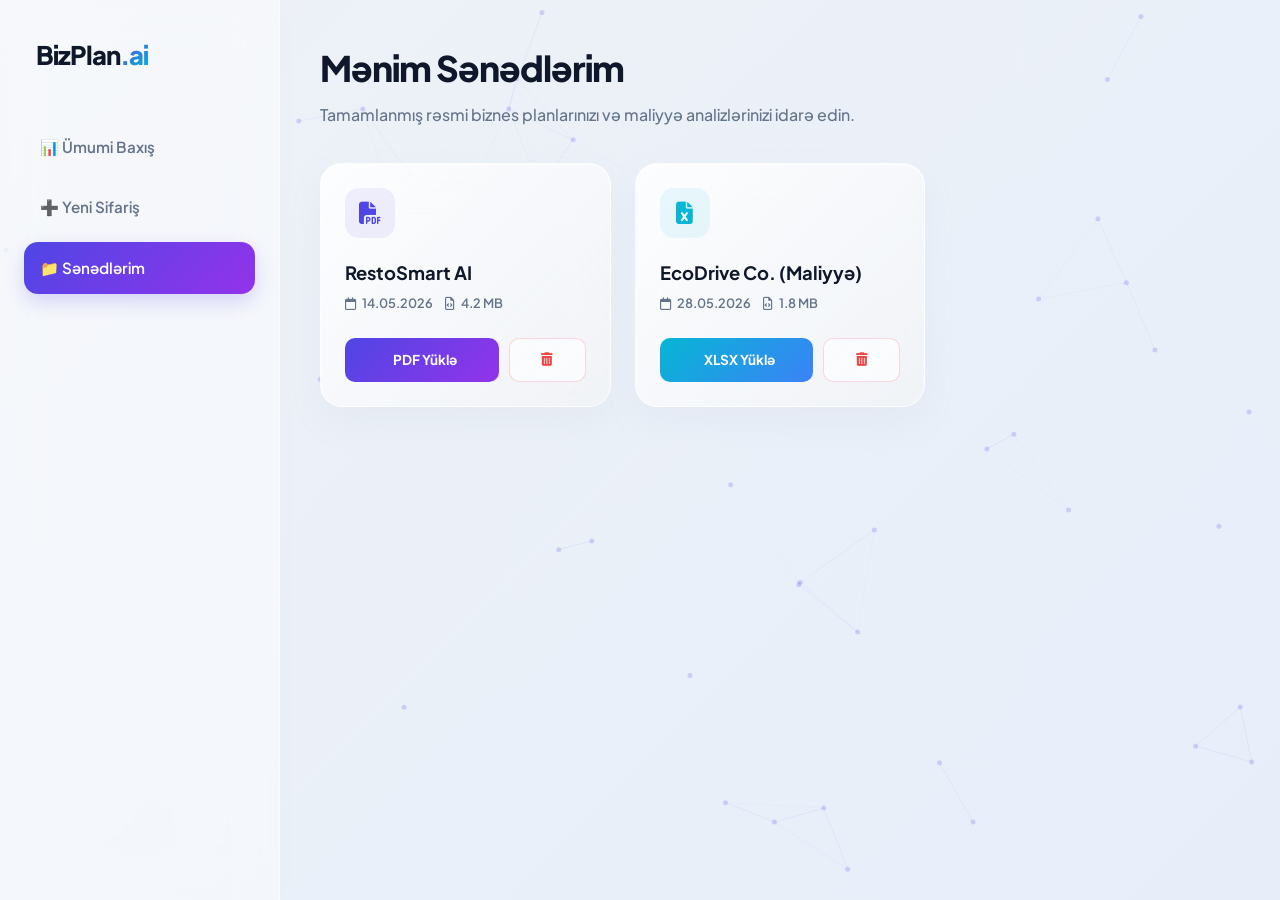
<file: document.html>
<!doctype html>
<html lang="az">
  <head>
    <meta charset="UTF-8" />
    <meta name="viewport" content="width=device-width, initial-scale=1.0" />
    <title>Sənədlərim | BizPlan.ai</title>
    <link
      href="https://fonts.googleapis.com/css2?family=Plus+Jakarta+Sans:wght@400;500;600;700;800&display=swap"
      rel="stylesheet"
    />
    <link
      rel="stylesheet"
      href="https://cdnjs.cloudflare.com/ajax/libs/font-awesome/6.4.0/css/all.min.css"
    />
    <link rel="stylesheet" href="css/style.css" />

    <style>
      :root {
        --text-main: #0f172a;
        --text-muted: #64748b;
        --bg-gradient: linear-gradient(
          135deg,
          #eef2f7 0%,
          #e0eafd 50%,
          #f0fdf4 100%
        );
        --primary-gradient: linear-gradient(135deg, #4f46e5 0%, #06b6d4 100%);
        --btn-gradient: linear-gradient(135deg, #4f46e5 0%, #9333ea 100%);
        --card-gradient: linear-gradient(
          135deg,
          rgba(255, 255, 255, 0.85) 0%,
          rgba(243, 244, 246, 0.7) 100%
        );
        --danger-gradient: linear-gradient(135deg, #ef4444 0%, #f43f5e 100%);
        --success: #10b981;
      }

      * {
        box-sizing: border-box;
        margin: 0;
        padding: 0;
        font-family: "Plus Jakarta Sans", sans-serif;
      }

      body {
        color: var(--text-main);
        min-height: 100vh;
        background: var(--bg-gradient);
        background-size: 400% 400%;
        animation: fluidBg 14s ease infinite;
        position: relative;
      }

      @keyframes fluidBg {
        0% {
          background-position: 0% 50%;
        }
        50% {
          background-position: 100% 50%;
        }
        100% {
          background-position: 0% 50%;
        }
      }

      #spiderWebCanvas {
        position: fixed;
        top: 0;
        left: 0;
        width: 100%;
        height: 100%;
        z-index: 0;
        pointer-events: none;
      }

      /* --- DASHBOARD LAYOUT STRUCT --- */
      .dashboard-grid {
        display: grid;
        grid-template-columns: 280px 1fr;
        min-height: 100vh;
        position: relative;
        z-index: 1;
      }

      /* --- SIDEBAR --- */
      .sidebar {
        background: rgba(255, 255, 255, 0.45);
        backdrop-filter: blur(20px);
        -webkit-backdrop-filter: blur(20px);
        border-right: 1px solid rgba(255, 255, 255, 0.5);
        padding: 35px 24px;
        position: sticky;
        top: 0;
        height: 100vh;
        display: flex;
        flex-direction: column;
        box-shadow: 4px 0 30px rgba(0, 0, 0, 0.01);
        z-index: 99;
      }

      .sidebar .logo {
        font-size: 1.6rem;
        font-weight: 800;
        letter-spacing: -1px;
        margin-bottom: 45px;
        padding-left: 12px;
      }

      .sidebar .logo span {
        background: var(--primary-gradient);
        -webkit-background-clip: text;
        -webkit-text-fill-color: transparent;
      }

      .nav-link {
        display: flex;
        align-items: center;
        gap: 12px;
        padding: 14px 16px;
        color: var(--text-muted);
        text-decoration: none;
        border-radius: 14px;
        transition: all 0.25s ease;
        margin-bottom: 8px;
        font-weight: 600;
        font-size: 0.95rem;
      }

      .nav-link i {
        font-size: 1.1rem;
      }

      .nav-link:hover {
        background: rgba(255, 255, 255, 0.6);
        color: #4f46e5;
      }

      .nav-link.active {
        background: var(--btn-gradient);
        color: #ffffff !important;
        box-shadow: 0 8px 20px rgba(79, 70, 229, 0.2);
      }

      /* --- MAIN CONTENT AREA --- */
      .main-content {
        padding: 40px;
        max-width: 1200px;
        width: 100%;
        opacity: 0;
        transform: translateY(15px);
        animation: contentEntry 0.6s cubic-bezier(0.16, 1, 0.3, 1) forwards;
      }

      @keyframes contentEntry {
        to {
          opacity: 1;
          transform: translateY(0);
        }
      }

      header {
        margin-bottom: 35px;
      }
      header h1 {
        font-size: 2.2rem;
        font-weight: 800;
        letter-spacing: -1px;
        margin-bottom: 6px;
      }
      header p {
        color: var(--text-muted);
        font-weight: 500;
      }

      /* --- SƏNƏDLƏR GRID LAYOUT (3D Effekt) --- */
      .documents-grid {
        display: grid;
        grid-template-columns: repeat(3, 1fr);
        gap: 24px;
      }

      .document-card {
        background: var(--card-gradient);
        border: 1px solid rgba(255, 255, 255, 0.7);
        border-radius: 22px;
        padding: 24px;
        box-shadow:
          0 15px 35px rgba(148, 163, 184, 0.08),
          inset 0 1px 2px rgba(255, 255, 255, 0.7);
        backdrop-filter: blur(20px);
        -webkit-backdrop-filter: blur(20px);
        display: flex;
        flex-direction: column;
        transition: all 0.3s ease;
        position: relative;
      }

      .document-card:hover {
        transform: translateY(-5px) scale(1.01);
        background: #ffffff;
        box-shadow: 0 20px 45px rgba(79, 70, 229, 0.08);
      }

      .doc-icon-area {
        width: 50px;
        height: 50px;
        background: rgba(79, 70, 229, 0.08);
        color: #4f46e5;
        border-radius: 14px;
        display: flex;
        justify-content: center;
        align-items: center;
        font-size: 1.4rem;
        margin-bottom: 20px;
      }

      .doc-title {
        font-size: 1.15rem;
        font-weight: 700;
        color: var(--text-main);
        margin-bottom: 6px;
        white-space: nowrap;
        overflow: hidden;
        text-overflow: ellipsis;
      }

      .doc-meta {
        font-size: 0.8rem;
        color: var(--text-muted);
        font-weight: 600;
        margin-bottom: 24px;
        display: flex;
        gap: 12px;
      }

      /* Aksion Düymələri */
      .doc-actions {
        display: grid;
        grid-template-columns: 2fr 1fr;
        gap: 10px;
        margin-top: auto;
      }

      .btn-download {
        padding: 11px;
        border: none;
        border-radius: 10px;
        background: var(--btn-gradient);
        color: white;
        font-weight: 700;
        font-size: 0.85rem;
        cursor: pointer;
        display: inline-flex;
        align-items: center;
        justify-content: center;
        gap: 6px;
        transition: opacity 0.2s;
        text-decoration: none;
      }

      .btn-delete {
        padding: 11px;
        border: 1px solid rgba(239, 68, 68, 0.2);
        border-radius: 10px;
        background: rgba(255, 255, 255, 0.6);
        color: #ef4444;
        cursor: pointer;
        display: inline-flex;
        align-items: center;
        justify-content: center;
        transition: all 0.2s;
      }

      .btn-download:hover {
        opacity: 0.9;
      }
      .btn-delete:hover {
        background: #fee2e2;
        border-color: #ef4444;
      }

      /* --- RESPONSIVE HEADER --- */
      .mobile-header {
        display: none;
        background: rgba(255, 255, 255, 0.7);
        backdrop-filter: blur(20px);
        padding: 16px 24px;
        border-bottom: 1px solid rgba(148, 163, 184, 0.15);
        justify-content: space-between;
        align-items: center;
        position: sticky;
        top: 0;
        z-index: 1000;
      }

      @media (max-width: 1100px) {
        .documents-grid {
          grid-template-columns: repeat(2, 1fr);
        }
      }

      @media (max-width: 992px) {
        .dashboard-grid {
          grid-template-columns: 1fr;
        }
        .sidebar {
          position: fixed;
          left: -280px;
          top: 0;
          width: 280px;
          height: 100vh;
          background: rgba(255, 255, 255, 0.98);
          box-shadow: 15px 0 40px rgba(0, 0, 0, 0.05);
        }
        .sidebar.active {
          left: 0;
        }
        .mobile-header {
          display: flex;
        }
        .main-content {
          padding: 30px 16px;
        }
      }

      @media (max-width: 640px) {
        .documents-grid {
          grid-template-columns: 1fr;
        }
      }
    </style>
  </head>
  <body class="dashboard-grid">
    <canvas id="spiderWebCanvas"></canvas>

    <div class="mobile-header">
      <a
        href="index.html"
        style="
          font-size: 1.3rem;
          font-weight: 800;
          text-decoration: none;
          color: var(--text-main);
        "
        >BizPlan<span>.ai</span></a
      >
      <button
        type="button"
        style="
          font-size: 1.3rem;
          background: none;
          border: none;
          cursor: pointer;
        "
        id="mobileMenuToggle"
      >
        <i class="fa-solid fa-bars"></i>
      </button>
    </div>

    <aside class="sidebar" id="dashboardSidebar">
      <div class="logo">BizPlan<span>.ai</span></div>
      <nav style="flex: 1">
        <a href="dashboard.html" class="nav-link">📊 Ümumi Baxış</a>
        <a href="new-order.html" class="nav-link">➕ Yeni Sifariş</a>
        <a href="senedlerim.html" class="nav-link active">📁 Sənədlərim</a>
      </nav>
    </aside>

    <main class="main-content">
      <header>
        <h1>Mənim Sənədlərim</h1>
        <p>
          Tamamlanmış rəsmi biznes planlarınızı və maliyyə analizlərinizi idarə
          edin.
        </p>
      </header>

      <div class="documents-grid">
        <div class="document-card">
          <div class="doc-icon-area"><i class="fa-solid fa-file-pdf"></i></div>
          <h3 class="doc-title" title="RestoSmart AI - Tam Biznes Plan">
            RestoSmart AI
          </h3>
          <div class="doc-meta">
            <span
              ><i class="fa-regular fa-calendar" style="margin-right: 4px"></i>
              14.05.2026</span
            >
            <span
              ><i class="fa-regular fa-file-code" style="margin-right: 4px"></i>
              4.2 MB</span
            >
          </div>
          <div class="doc-actions">
            <a href="#" class="btn-download"
              ><i class="fa-solid fa-arrow-down-to-line"></i> PDF Yüklə</a
            >
            <button type="button" class="btn-delete" onclick="deleteDoc(this)">
              <i class="fa-solid fa-trash-can"></i>
            </button>
          </div>
        </div>

        <div class="document-card">
          <div
            class="doc-icon-area"
            style="background: rgba(6, 182, 212, 0.08); color: #06b6d4"
          >
            <i class="fa-solid fa-file-excel"></i>
          </div>
          <h3 class="doc-title" title="EcoDrive Co. - 5 İllik Maliyyə Modeli">
            EcoDrive Co. (Maliyyə)
          </h3>
          <div class="doc-meta">
            <span
              ><i class="fa-regular fa-calendar" style="margin-right: 4px"></i>
              28.05.2026</span
            >
            <span
              ><i class="fa-regular fa-file-code" style="margin-right: 4px"></i>
              1.8 MB</span
            >
          </div>
          <div class="doc-actions">
            <a
              href="#"
              class="btn-download"
              style="
                background: linear-gradient(135deg, #06b6d4 0%, #3b82f6 100%);
              "
              ><i class="fa-solid fa-arrow-down-to-line"></i> XLSX Yüklə</a
            >
            <button type="button" class="btn-delete" onclick="deleteDoc(this)">
              <i class="fa-solid fa-trash-can"></i>
            </button>
          </div>
        </div>
      </div>
    </main>

    <script>
      // 1. MOBİL MENU TOGGLE
      const menuToggle = document.getElementById("mobileMenuToggle");
      const sidebar = document.getElementById("dashboardSidebar");
      if (menuToggle) {
        menuToggle.addEventListener("click", (e) => {
          e.stopPropagation();
          sidebar.classList.toggle("active");
        });
        document.addEventListener("click", (e) => {
          if (
            !sidebar.contains(e.target) &&
            sidebar.classList.contains("active")
          ) {
            sidebar.classList.remove("active");
          }
        });
      }

      // 2. SƏNƏD SİLMƏ FUNKSİYASI (Vizual Effektli)
      function deleteDoc(btn) {
        const card = btn.closest(".document-card");
        card.style.opacity = "0";
        card.style.transform = "scale(0.9) translateY(10px)";
        setTimeout(() => {
          card.remove();
        }, 3000);
      }

      // 3. INTERAKTIV SPIDER WEB ANIMASIYASI 🕸
      const canvas = document.getElementById("spiderWebCanvas");
      const ctx = canvas.getContext("2d");
      let width = (canvas.width = window.innerWidth);
      let height = (canvas.height = window.innerHeight);
      const dots = [];
      const numDots = 55;
      const maxDist = 130;
      const mouse = { x: null, y: null, radius: 160 };

      window.addEventListener("resize", () => {
        width = canvas.width = window.innerWidth;
        height = canvas.height = window.innerHeight;
      });
      window.addEventListener("mousemove", (e) => {
        mouse.x = e.clientX;
        mouse.y = e.clientY;
      });
      window.addEventListener("mouseleave", () => {
        mouse.x = null;
        mouse.y = null;
      });

      class Dot {
        constructor() {
          this.x = Math.random() * width;
          this.y = Math.random() * height;
          this.vx = (Math.random() - 0.5) * 0.7;
          this.vy = (Math.random() - 0.5) * 0.7;
          this.radius = 2.5;
        }
        update() {
          if (mouse.x !== null && mouse.y !== null) {
            const dx = mouse.x - this.x;
            const dy = mouse.y - this.y;
            const dist = Math.hypot(dx, dy);
            if (dist < mouse.radius) {
              const force = (mouse.radius - dist) / mouse.radius;
              this.x -= (dx / dist) * force * 1.4;
              this.y -= (dy / dist) * force * 1.4;
            }
          }
          this.x += this.vx;
          this.y += this.vy;
          if (this.x < 0 || this.x > width) this.vx *= -1;
          if (this.y < 0 || this.y > height) this.vy *= -1;
        }
        draw() {
          ctx.beginPath();
          ctx.arc(this.x, this.y, this.radius, 0, Math.PI * 2);
          ctx.fillStyle = "rgba(79, 70, 229, 0.2)";
          ctx.fill();
        }
      }

      for (let i = 0; i < numDots; i++) dots.push(new Dot());

      function animateWeb() {
        ctx.clearRect(0, 0, width, height);
        for (let i = 0; i < dots.length; i++) {
          dots[i].update();
          dots[i].draw();
          for (let j = i + 1; j < dots.length; j++) {
            const dx = dots[i].x - dots[j].x;
            const dy = dots[i].y - dots[j].y;
            const dist = Math.hypot(dx, dy);
            if (dist < maxDist) {
              const alpha = ((maxDist - dist) / maxDist) * 0.14;
              ctx.beginPath();
              ctx.moveTo(dots[i].x, dots[i].y);
              ctx.lineTo(dots[j].x, dots[j].y);
              ctx.strokeStyle = `rgba(79, 70, 229, ${alpha})`;
              ctx.lineWidth = 0.8;
              ctx.stroke();
            }
          }
          if (mouse.x !== null && mouse.y !== null) {
            const dx = dots[i].x - mouse.x;
            const dy = dots[i].y - mouse.y;
            const dist = Math.hypot(dx, dy);
            if (dist < mouse.radius) {
              const alpha = ((mouse.radius - dist) / mouse.radius) * 0.18;
              ctx.beginPath();
              ctx.moveTo(dots[i].x, dots[i].y);
              ctx.lineTo(mouse.x, mouse.y);
              ctx.strokeStyle = `rgba(6, 182, 212, ${alpha})`;
              ctx.lineWidth = 1;
              ctx.stroke();
            }
          }
        }
        requestAnimationFrame(animateWeb);
      }
      animateWeb();
    </script>
  </body>
</html>
</file>
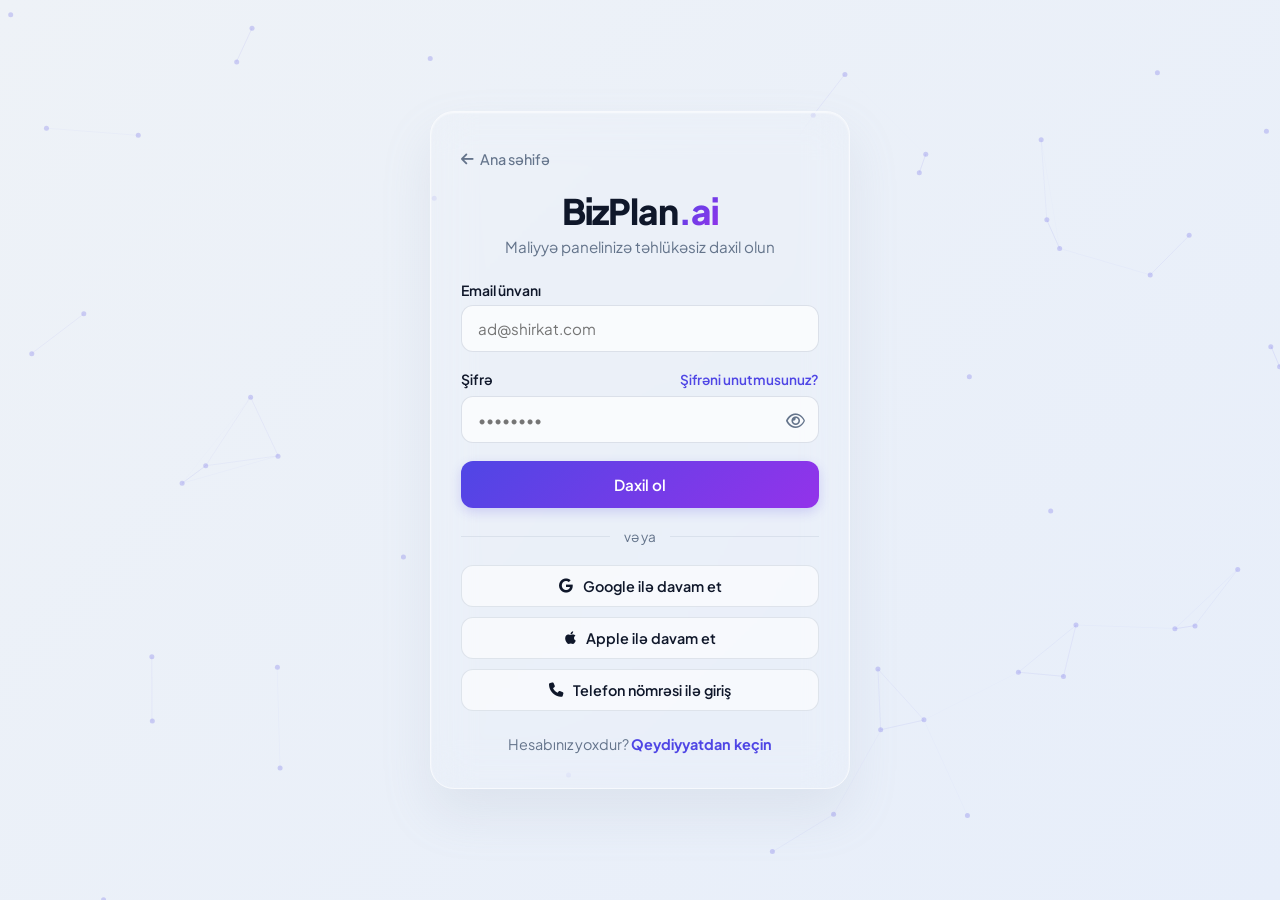
<file: login.html>
<!doctype html>
<html lang="az">
  <head>
    <meta charset="UTF-8" />
    <meta name="viewport" content="width=device-width, initial-scale=1.0" />
    <title>Giriş | BizPlan.ai</title>
    <link
      href="https://fonts.googleapis.com/css2?family=Plus+Jakarta+Sans:wght@400;500;600;700;800&display=swap"
      rel="stylesheet"
    />
    <link
      rel="stylesheet"
      href="https://cdnjs.cloudflare.com/ajax/libs/font-awesome/6.4.0/css/all.min.css"
    />

    <style>
      :root {
        --text-main: #0f172a;
        --text-muted: #64748b;
        --bg-gradient: linear-gradient(
          135deg,
          #eef2f7 0%,
          #e0eafd 50%,
          #f0fdf4 100%
        );
        --card-gradient: linear-gradient(
          135deg,
          rgba(255, 255, 255, 0.9) 0%,
          rgba(243, 244, 246, 0.8) 100
        );
        --btn-gradient: linear-gradient(135deg, #4f46e5 0%, #9333ea 100%);
        --alert-btn-gradient: linear-gradient(135deg, #ef4444 0%, #f43f5e 100%);
      }

      * {
        box-sizing: border-box;
        margin: 0;
        padding: 0;
        font-family: "Plus Jakarta Sans", sans-serif;
      }

      body {
        min-height: 100vh;
        display: flex;
        justify-content: center;
        align-items: center;
        padding: 16px;
        overflow-x: hidden;
        position: relative;
        background: var(--bg-gradient);
        background-size: 400% 400%;
        animation: fluidBg 14s ease infinite;
      }

      @keyframes fluidBg {
        0% {
          background-position: 0% 50%;
        }
        50% {
          background-position: 100% 50%;
        }
        100% {
          background-position: 0% 50%;
        }
      }

      /* Spider Web Canvas yerləşməsi */
      #spiderWebCanvas {
        position: fixed;
        top: 0;
        left: 0;
        width: 100%;
        height: 100%;
        z-index: 0;
        pointer-events: none;
      }

      /* Giriş Kartının 3D və Pop-up Animasiyası */
      .login-container {
        width: 100%;
        max-width: 420px;
        background: var(--card-gradient);
        border-radius: 24px;
        padding: 35px 30px;
        z-index: 2;
        box-shadow:
          0 25px 50px rgba(148, 163, 184, 0.15),
          inset 0 1px 2px rgba(255, 255, 255, 0.7);
        border: 1px solid rgba(255, 255, 255, 0.6);
        position: relative;
        backdrop-filter: blur(20px);
        -webkit-backdrop-filter: blur(20px);
        opacity: 0;
        transform: scale(0.92) translateY(20px);
        animation: cardEntry 0.6s cubic-bezier(0.34, 1.56, 0.64, 1) forwards;
      }

      @keyframes cardEntry {
        to {
          opacity: 1;
          transform: scale(1) translateY(0);
        }
      }

      .back-link {
        color: var(--text-muted);
        text-decoration: none;
        font-size: 0.9rem;
        font-weight: 500;
        display: inline-flex;
        align-items: center;
        gap: 6px;
        margin-bottom: 20px;
        transition: all 0.2s ease;
      }

      .back-link:hover {
        color: #4f46e5;
        transform: translateX(-3px);
      }

      .header-area {
        text-align: center;
        margin-bottom: 25px;
      }

      .logo {
        font-size: 2.2rem;
        font-weight: 800;
        color: var(--text-main);
        letter-spacing: -1px;
      }

      .logo span {
        background: var(--btn-gradient);
        -webkit-background-clip: text;
        -webkit-text-fill-color: transparent;
      }

      .subtitle {
        color: var(--text-muted);
        margin-top: 4px;
        font-size: 0.95rem;
      }

      .form-group {
        margin-bottom: 18px;
      }

      .form-label {
        display: block;
        font-size: 0.875rem;
        font-weight: 600;
        margin-bottom: 6px;
        color: var(--text-main);
      }

      .input-wrapper {
        position: relative;
      }

      .form-control {
        width: 100%;
        padding: 13px 16px;
        border-radius: 12px;
        border: 1px solid rgba(148, 163, 184, 0.3);
        background: rgba(255, 255, 255, 0.7);
        font-size: 0.95rem;
        color: var(--text-main);
        outline: none;
        transition: all 0.25s ease;
      }

      .form-control:focus {
        border-color: #4f46e5;
        background: #fff;
        box-shadow: 0 0 0 4px rgba(79, 70, 229, 0.1);
      }

      .toggle-password {
        position: absolute;
        right: 14px;
        top: 50%;
        transform: translateY(-50%);
        background: none;
        border: none;
        color: var(--text-muted);
        cursor: pointer;
        font-size: 1.05rem;
      }

      .flex-between {
        display: flex;
        justify-content: space-between;
        align-items: center;
      }

      .forgot-link {
        color: #4f46e5;
        font-size: 0.85rem;
        text-decoration: none;
        font-weight: 600;
      }

      .btn-submit {
        width: 100%;
        padding: 14px;
        border: none;
        border-radius: 12px;
        background: var(--btn-gradient);
        color: #fff;
        font-size: 0.95rem;
        font-weight: 600;
        cursor: pointer;
        transition: all 0.2s ease;
        box-shadow: 0 4px 12px rgba(79, 70, 229, 0.2);
      }

      .btn-submit:hover {
        transform: translateY(-1.5px);
        box-shadow: 0 6px 16px rgba(79, 70, 229, 0.35);
      }

      .divider {
        display: flex;
        align-items: center;
        text-align: center;
        margin: 20px 0;
        color: var(--text-muted);
        font-size: 0.85rem;
      }

      .divider::before,
      .divider::after {
        content: "";
        flex: 1;
        border-bottom: 1px solid rgba(148, 163, 184, 0.2);
      }

      .divider:not(:empty)::before {
        margin-right: 1em;
      }
      .divider:not(:empty)::after {
        margin-left: 1em;
      }

      .social-group {
        display: flex;
        flex-direction: column;
        gap: 10px;
      }

      .btn-social {
        display: flex;
        align-items: center;
        justify-content: center;
        gap: 10px;
        width: 100%;
        padding: 11px;
        border: 1px solid rgba(148, 163, 184, 0.25);
        border-radius: 12px;
        background: rgba(255, 255, 255, 0.6);
        color: var(--text-main);
        font-size: 0.9rem;
        font-weight: 600;
        cursor: pointer;
        transition: all 0.2s ease;
      }

      .btn-social:hover {
        background: #fff;
        border-color: #4f46e5;
        transform: translateY(-1px);
      }

      .btn-google i {
        color: #ea4335;
      }
      .btn-apple i {
        color: #000000;
      }
      .btn-phone i {
        color: #4f46e5;
      }

      .footer-text {
        text-align: center;
        margin-top: 24px;
        font-size: 0.9rem;
      }

      .footer-text a {
        color: #4f46e5;
        text-decoration: none;
        font-weight: 700;
      }

      /* MƏRKƏZİ ALERT MODAL STYLE VƏ ANIMASIYASI */
      .modal-overlay {
        position: fixed;
        top: 0;
        left: 0;
        width: 100%;
        height: 100%;
        background: rgba(15, 23, 42, 0.15);
        backdrop-filter: blur(10px);
        -webkit-backdrop-filter: blur(10px);
        z-index: 9999;
        display: flex;
        justify-content: center;
        align-items: center;
        opacity: 0;
        pointer-events: none;
        transition: opacity 0.3s ease;
        padding: 16px;
      }

      .modal-overlay.active {
        opacity: 1;
        pointer-events: auto;
      }

      .custom-alert-modal {
        background: #ffffff;
        border-radius: 20px;
        padding: 30px;
        width: 100%;
        max-width: 360px;
        text-align: center;
        box-shadow: 0 25px 50px rgba(0, 0, 0, 0.15);
        border: 1px solid rgba(255, 255, 255, 0.8);
        transform: scale(0.8);
        transition: transform 0.4s cubic-bezier(0.34, 1.56, 0.64, 1);
      }

      .modal-overlay.active .custom-alert-modal {
        transform: scale(1);
      }

      .alert-icon {
        width: 56px;
        height: 56px;
        background: #fee2e2;
        color: #ef4444;
        border-radius: 50%;
        display: flex;
        justify-content: center;
        align-items: center;
        font-size: 1.6rem;
        margin: 0 auto 16px auto;
      }

      .alert-icon.success {
        background: #dcfce7;
        color: #10b981;
      }

      .alert-title {
        font-size: 1.2rem;
        font-weight: 700;
        color: var(--text-main);
        margin-bottom: 8px;
      }

      .alert-desc {
        font-size: 0.95rem;
        color: var(--text-muted);
        margin-bottom: 20px;
        line-height: 1.5;
      }

      .btn-alert-close {
        width: 100%;
        padding: 12px;
        border: none;
        border-radius: 10px;
        background: var(--alert-btn-gradient);
        color: #fff;
        font-size: 0.95rem;
        font-weight: 600;
        cursor: pointer;
        transition: opacity 0.2s;
      }

      .btn-alert-close.success-btn {
        background: linear-gradient(135deg, #10b981 0%, #059669 100%);
      }

      @media (max-width: 480px) {
        .login-container {
          padding: 28px 20px;
          border-radius: 20px;
        }
        .logo {
          font-size: 1.9rem;
        }
      }
    </style>
  </head>
  <body>
    <canvas id="spiderWebCanvas"></canvas>

    <div class="modal-overlay" id="alertModalOverlay">
      <div class="custom-alert-modal">
        <div class="alert-icon" id="alertIcon">
          <i class="fa-solid fa-circle-exclamation"></i>
        </div>
        <div class="alert-title" id="alertTitle">Xəta!</div>
        <div class="alert-desc" id="alertDesc">Xanaları doldurun.</div>
        <button type="button" class="btn-alert-close" id="alertCloseBtn">
          Anladım
        </button>
      </div>
    </div>

    <div class="login-container">
      <a href="index.html" class="back-link"
        ><i class="fa-solid fa-arrow-left"></i> Ana səhifə</a
      >

      <div class="header-area">
        <div class="logo">BizPlan<span>.ai</span></div>
        <p class="subtitle">Maliyyə panelinizə təhlükəsiz daxil olun</p>
      </div>

      <form id="loginForm" novalidate>
        <div class="form-group">
          <label class="form-label">Email ünvanı</label>
          <div class="input-wrapper">
            <input
              type="email"
              id="loginEmail"
              name="email"
              class="form-control"
              placeholder="ad@shirkat.com"
            />
          </div>
        </div>

        <div class="form-group">
          <div class="flex-between" style="margin-bottom: 8px">
            <label class="form-label" style="margin-bottom: 0">Şifrə</label>
            <a href="#" class="forgot-link">Şifrəni unutmusunuz?</a>
          </div>
          <div class="input-wrapper">
            <input
              type="password"
              id="loginPassword"
              name="password"
              class="form-control"
              placeholder="••••••••"
            />
            <button
              type="button"
              class="toggle-password"
              id="passwordToggleBtn"
            >
              <i class="fa-regular fa-eye" id="toggleIcon"></i>
            </button>
          </div>
        </div>

        <button type="submit" id="loginSubmitBtn" class="btn-submit">
          Daxil ol
        </button>
      </form>

      <div class="divider">və ya</div>

      <div class="social-group">
        <button type="button" class="btn-social">
          <i class="fa-brands fa-google"></i> Google ilə davam et
        </button>
        <button type="button" class="btn-social">
          <i class="fa-brands fa-apple"></i> Apple ilə davam et
        </button>
        <button type="button" class="btn-social">
          <i class="fa-solid fa-phone"></i> Telefon nömrəsi ilə giriş
        </button>
      </div>

      <div class="footer-text">
        <span style="color: var(--text-muted)">Hesabınız yoxdur?</span>
        <a href="register.html">Qeydiyyatdan keçin</a>
      </div>
    </div>

    <script>
      // Şifrə Göstər / Gizlə
      const passwordInput = document.getElementById("loginPassword");
      const toggleBtn = document.getElementById("passwordToggleBtn");
      const toggleIcon = document.getElementById("toggleIcon");

      toggleBtn.addEventListener("click", function () {
        if (passwordInput.type === "password") {
          passwordInput.type = "text";
          toggleIcon.className = "fa-regular fa-eye-slash";
        } else {
          passwordInput.type = "password";
          toggleIcon.className = "fa-regular fa-eye";
        }
      });

      // Modal bağlama və yönləndirmə
      const modalOverlay = document.getElementById("alertModalOverlay");
      const alertCloseBtn = document.getElementById("alertCloseBtn");

      alertCloseBtn.addEventListener("click", () => {
        modalOverlay.classList.remove("active");
        if (window.isLoginSuccess) {
          window.location.replace("dashboard.html");
        }
      });

      // --- INTERAKTIV SPIDER WEB ANIMASIYASI 🕸️ ---
      const canvas = document.getElementById("spiderWebCanvas");
      const ctx = canvas.getContext("2d");
      let width = (canvas.width = window.innerWidth);
      let height = (canvas.height = window.innerHeight);
      const dots = [];
      const numDots = 55; // Giriş səhifəsi üçün ideal sıxlıq
      const maxDist = 125;
      const mouse = { x: null, y: null, radius: 150 };

      window.addEventListener("resize", () => {
        width = canvas.width = window.innerWidth;
        height = canvas.height = window.innerHeight;
      });

      window.addEventListener("mousemove", (e) => {
        mouse.x = e.clientX;
        mouse.y = e.clientY;
      });

      window.addEventListener("mouseleave", () => {
        mouse.x = null;
        mouse.y = null;
      });

      class Dot {
        constructor() {
          this.x = Math.random() * width;
          this.y = Math.random() * height;
          this.vx = (Math.random() - 0.5) * 0.7;
          this.vy = (Math.random() - 0.5) * 0.7;
          this.radius = 2.5;
        }
        update() {
          if (mouse.x !== null && mouse.y !== null) {
            const dx = mouse.x - this.x;
            const dy = mouse.y - this.y;
            const dist = Math.hypot(dx, dy);
            if (dist < mouse.radius) {
              const force = (mouse.radius - dist) / mouse.radius;
              this.x -= (dx / dist) * force * 1.3;
              this.y -= (dy / dist) * force * 1.3;
            }
          }
          this.x += this.vx;
          this.y += this.vy;

          if (this.x < 0 || this.x > width) this.vx *= -1;
          if (this.y < 0 || this.y > height) this.vy *= -1;
        }
        draw() {
          ctx.beginPath();
          ctx.arc(this.x, this.y, this.radius, 0, Math.PI * 2);
          ctx.fillStyle = "rgba(79, 70, 229, 0.22)";
          ctx.fill();
        }
      }

      for (let i = 0; i < numDots; i++) dots.push(new Dot());

      function animateWeb() {
        ctx.clearRect(0, 0, width, height);
        for (let i = 0; i < dots.length; i++) {
          dots[i].update();
          dots[i].draw();
          for (let j = i + 1; j < dots.length; j++) {
            const dx = dots[i].x - dots[j].x;
            const dy = dots[i].y - dots[j].y;
            const dist = Math.hypot(dx, dy);
            if (dist < maxDist) {
              const alpha = ((maxDist - dist) / maxDist) * 0.14;
              ctx.beginPath();
              ctx.moveTo(dots[i].x, dots[i].y);
              ctx.lineTo(dots[j].x, dots[j].y);
              ctx.strokeStyle = `rgba(79, 70, 229, ${alpha})`;
              ctx.lineWidth = 0.8;
              ctx.stroke();
            }
          }
          if (mouse.x !== null && mouse.y !== null) {
            const dx = dots[i].x - mouse.x;
            const dy = dots[i].y - mouse.y;
            const dist = Math.hypot(dx, dy);
            if (dist < mouse.radius) {
              const alpha = ((mouse.radius - dist) / mouse.radius) * 0.18;
              ctx.beginPath();
              ctx.moveTo(dots[i].x, dots[i].y);
              ctx.lineTo(mouse.x, mouse.y);
              ctx.strokeStyle = `rgba(6, 182, 212, ${alpha})`;
              ctx.lineWidth = 1;
              ctx.stroke();
            }
          }
        }
        requestAnimationFrame(animateWeb);
      }
      animateWeb();
    </script>

    <script type="module" src="js/auth.js"></script>
  </body>
</html>
</file>
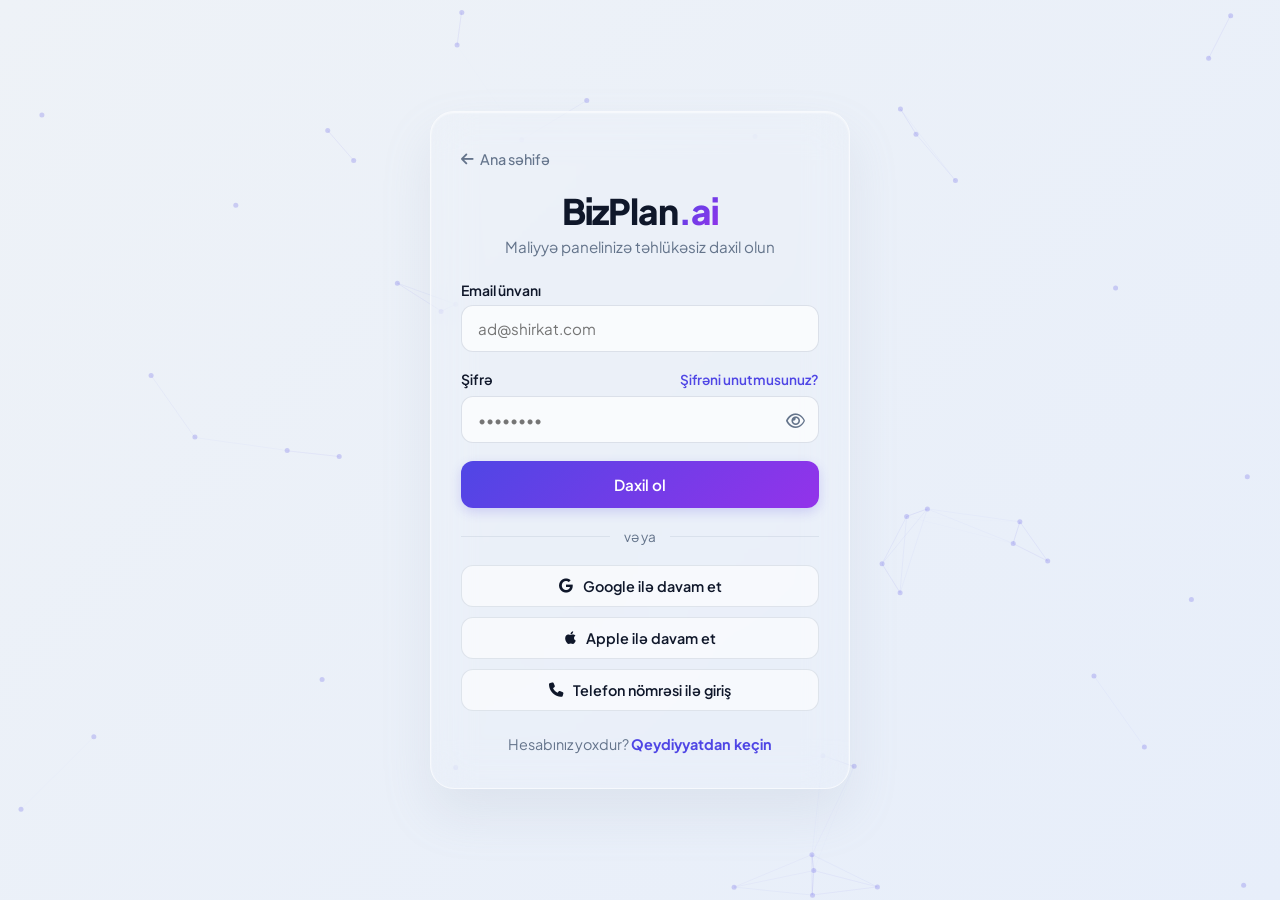
<file: new-order.html>
<!doctype html>
<html lang="az">
  <head>
    <meta charset="UTF-8" />
    <meta name="viewport" content="width=device-width, initial-scale=1.0" />
    <title>Yeni Sifariş | BizPlan.ai</title>
    <link
      href="https://fonts.googleapis.com/css2?family=Plus+Jakarta+Sans:wght@400;500;600;700;800&display=swap"
      rel="stylesheet"
    />
    <link
      rel="stylesheet"
      href="https://cdnjs.cloudflare.com/ajax/libs/font-awesome/6.4.0/css/all.min.css"
    />
    <link rel="stylesheet" href="css/style.css" />

    <style>
      :root {
        --text-main: #0f172a;
        --text-muted: #64748b;
        --bg-gradient: linear-gradient(
          135deg,
          #eef2f7 0%,
          #e0eafd 50%,
          #f0fdf4 100%
        );
        --primary-gradient: linear-gradient(135deg, #4f46e5 0%, #06b6d4 100%);
        --btn-gradient: linear-gradient(135deg, #4f46e5 0%, #9333ea 100%);
        --card-gradient: linear-gradient(
          135deg,
          rgba(255, 255, 255, 0.85) 0%,
          rgba(243, 244, 246, 0.7) 100%
        );
        --success-gradient: linear-gradient(135deg, #10b981 0%, #059669 100%);
        --error-gradient: linear-gradient(135deg, #ef4444 0%, #f43f5e 100%);
        --warning: #f59e0b;
      }

      * {
        box-sizing: border-box;
        margin: 0;
        padding: 0;
        font-family: "Plus Jakarta Sans", sans-serif;
      }

      body {
        color: var(--text-main);
        min-height: 100vh;
        background: var(--bg-gradient);
        background-size: 400% 400%;
        animation: fluidBg 14s ease infinite;
        position: relative;
      }

      @keyframes fluidBg {
        0% {
          background-position: 0% 50%;
        }
        50% {
          background-position: 100% 50%;
        }
        100% {
          background-position: 0% 50%;
        }
      }

      #spiderWebCanvas {
        position: fixed;
        top: 0;
        left: 0;
        width: 100%;
        height: 100%;
        z-index: 0;
        pointer-events: none;
      }

      /* --- GRID VƏ SIDEBAR STRUKTURU --- */
      .dashboard-grid {
        display: grid;
        grid-template-columns: 280px 1fr;
        min-height: 100vh;
        position: relative;
        z-index: 1;
      }

      .sidebar {
        background: rgba(255, 255, 255, 0.45);
        backdrop-filter: blur(20px);
        -webkit-backdrop-filter: blur(20px);
        border-right: 1px solid rgba(255, 255, 255, 0.5);
        padding: 35px 24px;
        position: sticky;
        top: 0;
        height: 100vh;
        display: flex;
        flex-direction: column;
        box-shadow: 4px 0 30px rgba(0, 0, 0, 0.01);
        z-index: 99;
      }

      .sidebar .logo {
        font-size: 1.6rem;
        font-weight: 800;
        letter-spacing: -1px;
        margin-bottom: 45px;
        padding-left: 12px;
      }

      .sidebar .logo span {
        background: var(--primary-gradient);
        -webkit-background-clip: text;
        -webkit-text-fill-color: transparent;
      }

      .nav-link {
        display: flex;
        align-items: center;
        gap: 12px;
        padding: 14px 16px;
        color: var(--text-muted);
        text-decoration: none;
        border-radius: 14px;
        transition: all 0.25s ease;
        margin-bottom: 8px;
        font-weight: 600;
        font-size: 0.95rem;
      }

      .nav-link i {
        font-size: 1.1rem;
      }

      .nav-link:hover {
        background: rgba(255, 255, 255, 0.6);
        color: #4f46e5;
      }

      .nav-link.active {
        background: var(--btn-gradient);
        color: #ffffff !important;
        box-shadow: 0 8px 20px rgba(79, 70, 229, 0.2);
      }

      /* --- ƏSAS MƏZMUN VƏ SİFARİŞ FORMU --- */
      .main-content {
        padding: 40px;
        max-width: 1050px;
        width: 100%;
        opacity: 0;
        transform: scale(0.98) translateY(15px);
        animation: contentEntry 0.6s cubic-bezier(0.34, 1.56, 0.64, 1) forwards;
      }

      @keyframes contentEntry {
        to {
          opacity: 1;
          transform: scale(1) translateY(0);
        }
      }

      header {
        margin-bottom: 35px;
      }
      header h1 {
        font-size: 2.2rem;
        font-weight: 800;
        letter-spacing: -1px;
        margin-bottom: 6px;
      }
      header p {
        color: var(--text-muted);
        font-weight: 500;
      }

      /* Form qutusu - Premium 2 Rəngli Şüşə Kart */
      .new-order-card {
        background: var(--card-gradient);
        border: 1px solid rgba(255, 255, 255, 0.7);
        border-radius: 24px;
        padding: 35px;
        box-shadow:
          0 30px 60px rgba(148, 163, 184, 0.15),
          inset 0 1px 2px rgba(255, 255, 255, 0.7);
        backdrop-filter: blur(20px);
        -webkit-backdrop-filter: blur(20px);
      }

      .form-grid {
        display: grid;
        grid-template-columns: 1fr 1fr;
        gap: 24px;
        margin-bottom: 20px;
      }

      .form-group {
        margin-bottom: 20px;
        text-align: left;
      }

      .form-label {
        display: block;
        font-size: 0.875rem;
        font-weight: 700;
        margin-bottom: 8px;
        color: var(--text-main);
      }

      .form-control {
        width: 100%;
        padding: 13px 16px;
        border-radius: 12px;
        border: 1px solid rgba(148, 163, 184, 0.3);
        background: rgba(255, 255, 255, 0.7);
        font-size: 0.95rem;
        color: var(--text-main);
        outline: none;
        transition: all 0.25s ease;
      }

      .form-control:focus {
        border-color: #4f46e5;
        background: #fff;
        box-shadow: 0 0 0 4px rgba(79, 70, 229, 0.1);
      }

      /* Seçim (Select) elementi tənzimləməsi */
      select.form-control {
        background-image: url("data:image/svg+xml,%3Csvg xmlns='http://www.w3.org/2000/svg' fill='none' viewBox='0 0 24 24' stroke='%2364748b' stroke-width='2'%3E%3Cpath stroke-linecap='round' stroke-linejoin='round' d='M19 9l-7 7-7-7'/%3E%3C</svg>");
        background-repeat: no-repeat;
        background-position: right 16px center;
        background-size: 16px;
        padding-right: 40px;
      }

      /* --- PREMIUM DRAG & DROP AREA --- */
      .upload-area {
        border: 2px dashed rgba(79, 70, 229, 0.3);
        border-radius: 18px;
        padding: 40px 20px;
        text-align: center;
        cursor: pointer;
        transition: all 0.25s ease;
        background: rgba(255, 255, 255, 0.4);
      }

      .upload-area:hover,
      .upload-area.dragover {
        border-color: #4f46e5;
        background: rgba(255, 255, 255, 0.8);
        box-shadow: 0 10px 25px rgba(79, 70, 229, 0.05);
      }

      .upload-icon {
        font-size: 2.2rem;
        background: var(--primary-gradient);
        -webkit-background-clip: text;
        -webkit-text-fill-color: transparent;
        margin-bottom: 12px;
      }

      /* Siyahıya əlavə olunan fayl elementləri */
      .file-item {
        display: flex;
        justify-content: space-between;
        align-items: center;
        background: #ffffff;
        padding: 12px 18px;
        border-radius: 12px;
        margin-top: 10px;
        border: 1px solid rgba(148, 163, 184, 0.15);
        box-shadow: 0 4px 10px rgba(0, 0, 0, 0.01);
        animation: fileIn 0.3s ease;
      }

      @keyframes fileIn {
        from {
          opacity: 0;
          transform: translateY(5px);
        }
      }

      .file-info {
        display: flex;
        align-items: center;
        gap: 10px;
        font-weight: 500;
        font-size: 0.9rem;
      }
      .file-info i {
        color: #4f46e5;
        font-size: 1.1rem;
      }

      .btn-remove-file {
        background: none;
        border: none;
        color: #ef4444;
        cursor: pointer;
        font-size: 1.05rem;
        padding: 4px;
        transition: transform 0.2s;
      }
      .btn-remove-file:hover {
        transform: scale(1.15);
      }

      /* Böyük Göndər Düyməsi */
      .btn-submit-order {
        width: 100%;
        padding: 16px;
        border: none;
        border-radius: 14px;
        background: var(--btn-gradient);
        color: #fff;
        font-size: 1.05rem;
        font-weight: 700;
        cursor: pointer;
        transition: all 0.25s ease;
        box-shadow: 0 10px 25px rgba(79, 70, 229, 0.2);
        margin-top: 25px;
      }

      .btn-submit-order:hover {
        transform: translateY(-2px);
        box-shadow: 0 14px 30px rgba(79, 70, 229, 0.35);
      }

      .btn-submit-order:active {
        transform: translateY(0);
      }

      /* --- MƏRKƏZİ ALERT MODAL WINDOW --- */
      .modal-overlay {
        position: fixed;
        top: 0;
        left: 0;
        width: 100%;
        height: 100%;
        background: rgba(15, 23, 42, 0.15);
        backdrop-filter: blur(10px);
        -webkit-backdrop-filter: blur(10px);
        z-index: 10000;
        display: flex;
        justify-content: center;
        align-items: center;
        opacity: 0;
        pointer-events: none;
        transition: opacity 0.3s ease;
        padding: 16px;
      }
      .modal-overlay.active {
        opacity: 1;
        pointer-events: auto;
      }

      .custom-alert-modal {
        background: #ffffff;
        border-radius: 24px;
        padding: 35px;
        width: 100%;
        max-width: 380px;
        text-align: center;
        box-shadow: 0 25px 50px rgba(0, 0, 0, 0.15);
        border: 1px solid rgba(255, 255, 255, 0.8);
        transform: scale(0.85);
        transition: transform 0.4s cubic-bezier(0.34, 1.56, 0.64, 1);
      }
      .modal-overlay.active .custom-alert-modal {
        transform: scale(1);
      }

      .alert-icon {
        width: 56px;
        height: 56px;
        background: #fee2e2;
        color: #ef4444;
        border-radius: 50%;
        display: flex;
        justify-content: center;
        align-items: center;
        font-size: 1.5rem;
        margin: 0 auto 16px auto;
      }
      .alert-icon.success {
        background: #dcfce7;
        color: #10b981;
      }

      .alert-title {
        font-size: 1.25rem;
        font-weight: 800;
        color: var(--text-main);
        margin-bottom: 8px;
      }
      .alert-desc {
        font-size: 0.95rem;
        color: var(--text-muted);
        margin-bottom: 24px;
        line-height: 1.5;
      }

      .btn-alert-close {
        width: 100%;
        padding: 12px;
        border: none;
        border-radius: 10px;
        font-weight: 600;
        font-size: 0.95rem;
        cursor: pointer;
        background: var(--error-gradient);
        color: white;
      }
      .btn-alert-close.success-btn {
        background: var(--success-gradient);
      }

      /* --- RESPONSIVE FIX (RWD) --- */
      .mobile-header {
        display: none;
        background: rgba(255, 255, 255, 0.7);
        backdrop-filter: blur(20px);
        padding: 16px 24px;
        border-bottom: 1px solid rgba(148, 163, 184, 0.15);
        justify-content: space-between;
        align-items: center;
        position: sticky;
        top: 0;
        z-index: 1000;
      }

      @media (max-width: 992px) {
        .dashboard-grid {
          grid-template-columns: 1fr;
        }
        .sidebar {
          position: fixed;
          left: -280px;
          top: 0;
          width: 280px;
          height: 100vh;
          background: rgba(255, 255, 255, 0.98);
          box-shadow: 15px 0 40px rgba(0, 0, 0, 0.05);
        }
        .sidebar.active {
          left: 0;
        }
        .mobile-header {
          display: flex;
        }
        .main-content {
          padding: 30px 16px;
        }
      }

      @media (max-width: 640px) {
        .form-grid {
          grid-template-columns: 1fr;
          gap: 0;
        }
        .new-order-card {
          padding: 24px 16px;
          border-radius: 20px;
        }
      }
    </style>
  </head>
  <body class="dashboard-grid">
    <canvas id="spiderWebCanvas"></canvas>

    <div class="modal-overlay" id="alertModalOverlay">
      <div class="custom-alert-modal">
        <div class="alert-icon" id="alertIcon">
          <i class="fa-solid fa-circle-exclamation"></i>
        </div>
        <div class="alert-title" id="alertTitle">Xəta!</div>
        <div class="alert-desc" id="alertDesc">
          Zəhmət olmasa, xanaları doldurun.
        </div>
        <button type="button" class="btn-alert-close" id="alertCloseBtn">
          Anladım
        </button>
      </div>
    </div>

    <div class="mobile-header">
      <a
        href="index.html"
        style="
          font-size: 1.3rem;
          font-weight: 800;
          text-decoration: none;
          color: var(--text-main);
        "
        >BizPlan<span>.ai</span></a
      >
      <button
        type="button"
        style="
          font-size: 1.3rem;
          background: none;
          border: none;
          cursor: pointer;
        "
        id="mobileMenuToggle"
      >
        <i class="fa-solid fa-bars"></i>
      </button>
    </div>

    <aside class="sidebar" id="dashboardSidebar">
      <div class="logo">BizPlan<span>.ai</span></div>
      <nav style="flex: 1">
        <a href="dashboard.html" class="nav-link">📊 Ümumi Baxış</a>
        <a href="new-order.html" class="nav-link active">➕ Yeni Sifariş</a>
        <a href="./document.html" class="nav-link">📁 Sənədlərim</a>
      </nav>
    </aside>

    <main class="main-content">
      <header>
        <h1>Yeni Sifariş Yarat</h1>
        <p>
          İdeyanızı və tələblərinizi detallı şəkildə qeyd edin, dərhal işə
          başlayaq.
        </p>
      </header>

      <form id="newOrderForm" class="new-order-card" novalidate>
        <div class="form-grid">
          <div class="form-group">
            <label class="form-label">Biznesin Adı</label>
            <div class="input-wrapper">
              <input
                type="text"
                id="bizName"
                name="businessName"
                class="form-control"
                placeholder="Məs: EcoTech Solutions"
              />
            </div>
          </div>
          <div class="form-group">
            <label class="form-label">Sektor</label>
            <div class="input-wrapper">
              <select id="bizSector" name="sector" class="form-control">
                <option value="">Sektor seçin...</option>
                <option value="Aqrar / Kənd Təsərrüfatı">
                  Aqrar / Kənd Təsərrüfatı
                </option>
                <option value="Texnologiya / SaaS">Texnologiya / SaaS</option>
                <option value="Ekoloji Sistemlər / Yaşıl Enerji">
                  Ekoloji Sistemlər / Yaşıl Enerji
                </option>
                <option value="Xidmət / Retail">Xidmət / Retail</option>
              </select>
            </div>
          </div>
        </div>

        <div class="form-group">
          <label class="form-label"
            >Biznes İdeyası (Məhsul, Bazar, Rəqiblər və Gəlir Modeli)</label
          >
          <div class="input-wrapper">
            <textarea
              id="bizDescription"
              name="description"
              class="form-control"
              placeholder="İdeyanızı ətraflı təsvir edin, hədəflərinizi yazın..."
              style="min-height: 180px; resize: vertical"
            ></textarea>
          </div>
          <div
            style="display: flex; justify-content: flex-end; margin-top: 8px"
          >
            <span
              id="wordCounter"
              style="
                font-size: 0.85rem;
                color: var(--text-muted);
                font-weight: 600;
              "
              >0 / 3000 simvol</span
            >
          </div>
        </div>

        <div class="form-group" style="margin-top: 15px">
          <label class="form-label"
            >Əlavə Materiallar (Pitch Deck, Maliyyə, Logo)</label
          >
          <div id="dropZone" class="upload-area">
            <div class="upload-icon">
              <i class="fa-solid fa-cloud-arrow-up"></i>
            </div>
            <h3 style="font-size: 1.1rem; font-weight: 700; margin-bottom: 6px">
              Faylları bura sürükləyin və ya klikləyin
            </h3>
            <p
              style="
                color: var(--text-muted);
                font-size: 0.85rem;
                font-weight: 500;
              "
            >
              Maks: 20 fayl, Hər biri maks 25MB (PDF, DOCX, XLSX)
            </p>
            <input type="file" id="fileInput" multiple style="display: none" />
          </div>
          <div id="fileList"></div>
        </div>

        <button type="submit" id="submitOrderBtn" class="btn-submit-order">
          Təsdiqlə və Göndər
        </button>
      </form>
    </main>

    <script>
      // 1. MOBİL MENU TOGGLE
      const menuToggle = document.getElementById("mobileMenuToggle");
      const sidebar = document.getElementById("dashboardSidebar");
      if (menuToggle) {
        menuToggle.addEventListener("click", (e) => {
          e.stopPropagation();
          sidebar.classList.toggle("active");
        });
        document.addEventListener("click", (e) => {
          if (
            !sidebar.contains(e.target) &&
            sidebar.classList.contains("active")
          ) {
            sidebar.classList.remove("active");
          }
        });
      }

      // 2. TEXTAREA SIMVOL SAYĞACI
      const textarea = document.getElementById("bizDescription");
      const counter = document.getElementById("wordCounter");
      textarea.addEventListener("input", () => {
        const len = textarea.value.length;
        counter.innerText = `${len} / 3000 simvol`;
        if (len > 3000) counter.style.color = "#ef4444";
        else counter.style.color = "var(--text-muted)";
      });

      // 3. DRAG & DROP VE KLIKLƏ FAyl SEÇMƏ PROSESİ
      const dropZone = document.getElementById("dropZone");
      const fileInput = document.getElementById("fileInput");
      const fileList = document.getElementById("fileList");

      dropZone.addEventListener("click", () => fileInput.click());

      dropZone.addEventListener("dragover", (e) => {
        e.preventDefault();
        dropZone.classList.add("dragover");
      });
      dropZone.addEventListener("dragleave", () =>
        dropZone.classList.remove("dragover"),
      );
      dropZone.addEventListener("drop", (e) => {
        e.preventDefault();
        dropZone.classList.remove("dragover");
        handleFiles(e.dataTransfer.files);
      });

      fileInput.addEventListener("change", () => handleFiles(fileInput.files));

      function handleFiles(files) {
        for (let file of files) {
          const item = document.createElement("div");
          item.className = "file-item";
          item.innerHTML = `
            <div class="file-info"><i class="fa-solid fa-file-lines"></i> <span>${file.name} (${(file.size / 1024 / 1024).toFixed(2)} MB)</span></div>
            <button type="button" class="btn-remove-file"><i class="fa-solid fa-trash-can"></i></button>
          `;
          item
            .querySelector(".btn-remove-file")
            .addEventListener("click", () => item.remove());
          fileList.appendChild(item);
        }
      }

      // 4. MƏRKƏZİ ALERT VALİDASİYA SİSTEMİ (Tam İşlək)
      const form = document.getElementById("newOrderForm");
      const bizName = document.getElementById("bizName");
      const bizSector = document.getElementById("bizSector");
      const modalOverlay = document.getElementById("alertModalOverlay");
      const alertIcon = document.getElementById("alertIcon");
      const alertTitle = document.getElementById("alertTitle");
      const alertDesc = document.getElementById("alertDesc");
      const alertCloseBtn = document.getElementById("alertCloseBtn");

      let orderSuccess = false;

      function triggerAlert(type, title, desc) {
        if (type === "success") {
          alertIcon.className = "alert-icon success";
          alertIcon.innerHTML = '<i class="fa-solid fa-circle-check"></i>';
          alertCloseBtn.className = "btn-alert-close success-btn";
          alertCloseBtn.innerText = "Panelə Qayıt";
          orderSuccess = true;
        } else {
          alertIcon.className = "alert-icon";
          alertIcon.innerHTML =
            '<i class="fa-solid fa-circle-exclamation"></i>';
          alertCloseBtn.className = "btn-alert-close";
          alertCloseBtn.innerText = "Anladım";
          orderSuccess = false;
        }
        alertTitle.innerText = title;
        alertDesc.innerText = desc;
        modalOverlay.classList.add("active");
      }

      alertCloseBtn.addEventListener("click", () => {
        modalOverlay.classList.remove("active");
        if (orderSuccess) window.location.replace("dashboard.html");
      });

      form.addEventListener("submit", (e) => {
        e.preventDefault();
        if (
          !bizName.value.trim() ||
          !bizSector.value ||
          !textarea.value.trim()
        ) {
          triggerAlert(
            "error",
            "Diqqət!",
            "Zəhmət olmasa, biznes adı, sektor və təsvir xanalarını tam doldurun.",
          );
          return;
        }
        triggerAlert(
          "success",
          "Sifariş Yaradıldı!",
          "Biznes plan sifarişiniz uğurla qəbul edildi. Analiz prosesi başladıldı.",
        );
      });

      // 5. INTERAKTIV SPIDER WEB ANIMASIYASI 🕸
      const canvas = document.getElementById("spiderWebCanvas");
      const ctx = canvas.getContext("2d");
      let width = (canvas.width = window.innerWidth);
      let height = (canvas.height = window.innerHeight);
      const dots = [];
      const numDots = 55;
      const maxDist = 130;
      const mouse = { x: null, y: null, radius: 160 };

      window.addEventListener("resize", () => {
        width = canvas.width = window.innerWidth;
        height = canvas.height = window.innerHeight;
      });
      window.addEventListener("mousemove", (e) => {
        mouse.x = e.clientX;
        mouse.y = e.clientY;
      });
      window.addEventListener("mouseleave", () => {
        mouse.x = null;
        mouse.y = null;
      });

      class Dot {
        constructor() {
          this.x = Math.random() * width;
          this.y = Math.random() * height;
          this.vx = (Math.random() - 0.5) * 0.7;
          this.vy = (Math.random() - 0.5) * 0.7;
          this.radius = 2.5;
        }
        update() {
          if (mouse.x !== null && mouse.y !== null) {
            const dx = mouse.x - this.x;
            const dy = mouse.y - this.y;
            const dist = Math.hypot(dx, dy);
            if (dist < mouse.radius) {
              const force = (mouse.radius - dist) / mouse.radius;
              this.x -= (dx / dist) * force * 1.4;
              this.y -= (dy / dist) * force * 1.4;
            }
          }
          this.x += this.vx;
          this.y += this.vy;
          if (this.x < 0 || this.x > width) this.vx *= -1;
          if (this.y < 0 || this.y > height) this.vy *= -1;
        }
        draw() {
          ctx.beginPath();
          ctx.arc(this.x, this.y, this.radius, 0, Math.PI * 2);
          ctx.fillStyle = "rgba(79, 70, 229, 0.2)";
          ctx.fill();
        }
      }

      for (let i = 0; i < numDots; i++) dots.push(new Dot());

      function animateWeb() {
        ctx.clearRect(0, 0, width, height);
        for (let i = 0; i < dots.length; i++) {
          dots[i].update();
          dots[i].draw();
          for (let j = i + 1; j < dots.length; j++) {
            const dx = dots[i].x - dots[j].x;
            const dy = dots[i].y - dots[j].y;
            const dist = Math.hypot(dx, dy);
            if (dist < maxDist) {
              const alpha = ((maxDist - dist) / maxDist) * 0.14;
              ctx.beginPath();
              ctx.moveTo(dots[i].x, dots[i].y);
              ctx.lineTo(dots[j].x, dots[j].y);
              ctx.strokeStyle = `rgba(79, 70, 229, ${alpha})`;
              ctx.lineWidth = 0.8;
              ctx.stroke();
            }
          }
          if (mouse.x !== null && mouse.y !== null) {
            const dx = dots[i].x - mouse.x;
            const dy = dots[i].y - mouse.y;
            const dist = Math.hypot(dx, dy);
            if (dist < mouse.radius) {
              const alpha = ((mouse.radius - dist) / mouse.radius) * 0.18;
              ctx.beginPath();
              ctx.moveTo(dots[i].x, dots[i].y);
              ctx.lineTo(mouse.x, mouse.y);
              ctx.strokeStyle = `rgba(6, 182, 212, ${alpha})`;
              ctx.lineWidth = 1;
              ctx.stroke();
            }
          }
        }
        requestAnimationFrame(animateWeb);
      }
      animateWeb();
    </script>

    <script type="module" src="js/app.js"></script>
  </body>
</html>
</file>
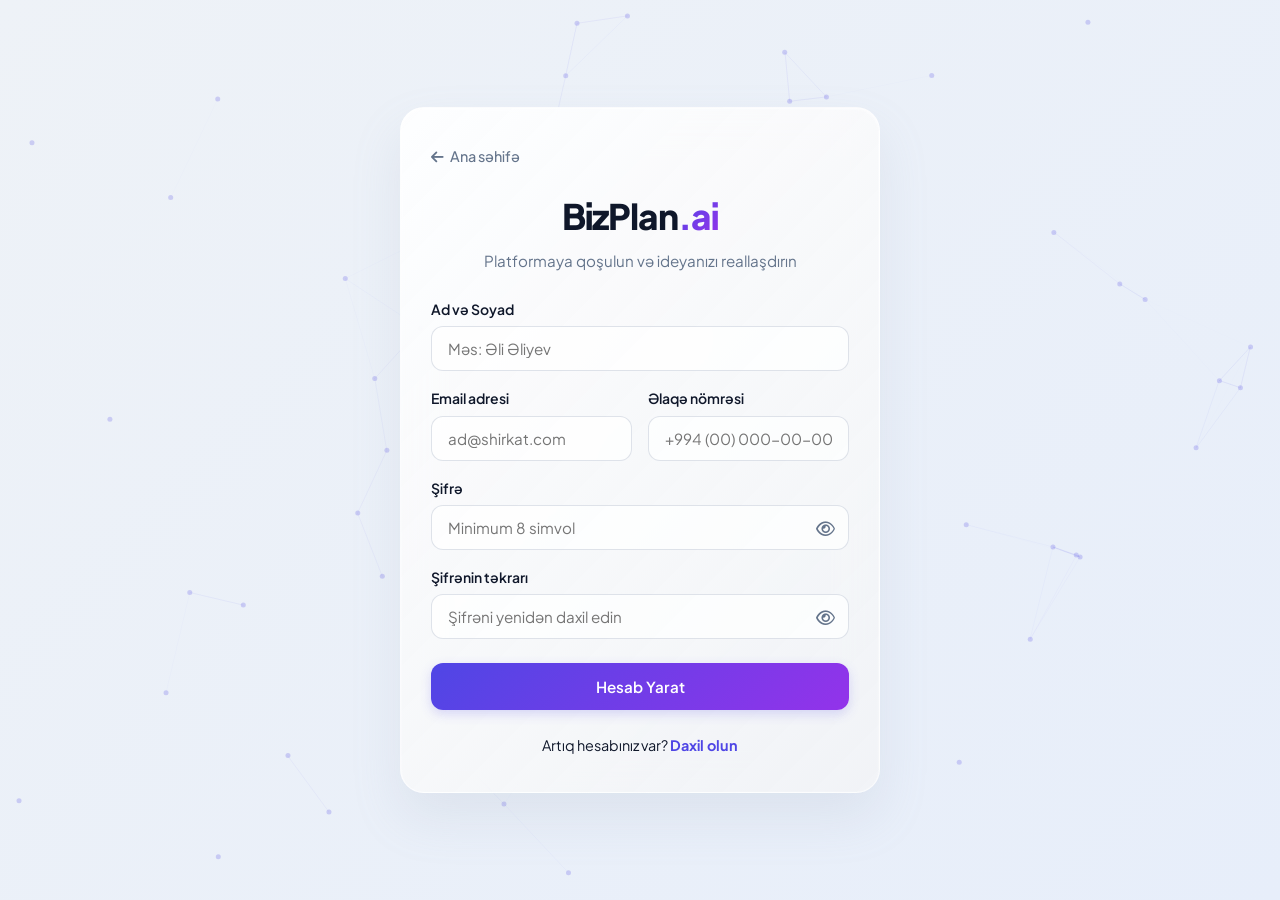
<file: register.html>
<!doctype html>
<html lang="az">
  <head>
    <meta charset="UTF-8" />
    <meta name="viewport" content="width=device-width, initial-scale=1.0" />
    <title>Qeydiyyat | BizPlan.ai</title>
    <link
      href="https://fonts.googleapis.com/css2?family=Plus+Jakarta+Sans:wght@400;500;600;700;800&display=swap"
      rel="stylesheet"
    />
    <link
      rel="stylesheet"
      href="https://cdnjs.cloudflare.com/ajax/libs/font-awesome/6.4.0/css/all.min.css"
    />
    <link rel="stylesheet" href="css/style.css" />

    <style>
      :root {
        --text-main: #0f172a;
        --text-muted: #64748b;
        --bg-gradient: linear-gradient(
          135deg,
          #eef2f7 0%,
          #e0eafd 50%,
          #f0fdf4 100%
        );
        --card-gradient: linear-gradient(
          135deg,
          rgba(255, 255, 255, 0.9) 0%,
          rgba(243, 244, 246, 0.8) 100%
        );
        --btn-gradient: linear-gradient(135deg, #4f46e5 0%, #9333ea 100%);
        --alert-btn-gradient: linear-gradient(135deg, #ef4444 0%, #f43f5e 100%);
        --danger: #ef4444;
      }

      * {
        box-sizing: border-box;
        margin: 0;
        padding: 0;
        font-family: "Plus Jakarta Sans", sans-serif;
      }

      /* Canlı, Hərəkətli və İşıqlı 3D Arxa Fon Animasiyası */
      body {
        min-height: 100vh;
        display: flex;
        justify-content: center;
        align-items: center;
        padding: 16px;
        overflow-x: hidden;
        position: relative;
        background: var(--bg-gradient);
        background-size: 400% 400%;
        animation: fluidBg 14s ease infinite;
      }

      @keyframes fluidBg {
        0% {
          background-position: 0% 50%;
        }
        50% {
          background-position: 100% 50%;
        }
        100% {
          background-position: 0% 50%;
        }
      }

      /* Spider Web Canvas yerləşməsi */
      #spiderWebCanvas {
        position: fixed;
        top: 0;
        left: 0;
        width: 100%;
        height: 100%;
        z-index: 0;
        pointer-events: none;
      }

      /* Qeydiyyat Kartının 3D və Pop-up Animasiyası */
      .login-container {
        width: 100%;
        max-width: 480px;
        background: var(--card-gradient);
        border-radius: 24px;
        padding: 35px 30px;
        z-index: 2;
        box-shadow:
          0 25px 50px rgba(148, 163, 184, 0.15),
          inset 0 1px 2px rgba(255, 255, 255, 0.7);
        border: 1px solid rgba(255, 255, 255, 0.6);
        position: relative;
        backdrop-filter: blur(20px);
        -webkit-backdrop-filter: blur(20px);
        opacity: 0;
        transform: scale(0.92) translateY(20px);
        animation: cardEntry 0.6s cubic-bezier(0.34, 1.56, 0.64, 1) forwards;
      }

      @keyframes cardEntry {
        to {
          opacity: 1;
          transform: scale(1) translateY(0);
        }
      }

      .back-link {
        color: var(--text-muted);
        text-decoration: none;
        font-size: 0.9rem;
        font-weight: 500;
        display: inline-flex;
        align-items: center;
        gap: 6px;
        margin-bottom: 20px;
        transition: all 0.2s ease;
      }

      .back-link:hover {
        color: #4f46e5;
        transform: translateX(-3px);
      }

      .header-area {
        text-align: center;
        margin-bottom: 25px;
      }

      .logo {
        font-size: 2.2rem;
        font-weight: 800;
        color: var(--text-main);
        letter-spacing: -1px;
      }

      .logo span {
        background: var(--btn-gradient);
        -webkit-background-clip: text;
        -webkit-text-fill-color: transparent;
      }

      .subtitle {
        color: var(--text-muted);
        margin-top: 4px;
        font-size: 0.95rem;
      }

      .form-group {
        margin-bottom: 16px;
      }

      .form-label {
        display: block;
        font-size: 0.875rem;
        font-weight: 600;
        margin-bottom: 6px;
        color: var(--text-main);
      }

      .input-wrapper {
        position: relative;
      }

      .form-control {
        width: 100%;
        padding: 12px 16px;
        border-radius: 12px;
        border: 1px solid rgba(148, 163, 184, 0.3);
        background: rgba(255, 255, 255, 0.7);
        font-size: 0.95rem;
        color: var(--text-main);
        outline: none;
        transition: all 0.25s ease;
      }

      .form-control:focus {
        border-color: #4f46e5;
        background: #fff;
        box-shadow: 0 0 0 4px rgba(79, 70, 229, 0.1);
      }

      .toggle-password {
        position: absolute;
        right: 14px;
        top: 50%;
        transform: translateY(-50%);
        background: none;
        border: none;
        color: var(--text-muted);
        cursor: pointer;
        font-size: 1.05rem;
      }

      /* Email və Telefonun Yan-Yana Durması üçün Grid (RWD) */
      .form-grid {
        display: grid;
        grid-template-columns: 1fr 1fr;
        gap: 16px;
      }

      .btn-submit {
        width: 100%;
        padding: 14px;
        border: none;
        border-radius: 12px;
        background: var(--btn-gradient);
        color: #fff;
        font-size: 0.95rem;
        font-weight: 600;
        cursor: pointer;
        transition: all 0.2s ease;
        box-shadow: 0 4px 12px rgba(79, 70, 229, 0.2);
        margin-top: 8px;
      }

      .btn-submit:hover {
        transform: translateY(-1.5px);
        box-shadow: 0 6px 16px rgba(79, 70, 229, 0.35);
      }

      .footer-text {
        text-align: center;
        margin-top: 24px;
        font-size: 0.9rem;
      }

      .footer-text a {
        color: #4f46e5;
        text-decoration: none;
        font-weight: 700;
      }

      /* MƏRKƏZİ ALERT MODAL STYLE VƏ ANIMASIYASI */
      .modal-overlay {
        position: fixed;
        top: 0;
        left: 0;
        width: 100%;
        height: 100%;
        background: rgba(15, 23, 42, 0.15);
        backdrop-filter: blur(10px);
        -webkit-backdrop-filter: blur(10px);
        z-index: 9999;
        display: flex;
        justify-content: center;
        align-items: center;
        opacity: 0;
        pointer-events: none;
        transition: opacity 0.3s ease;
        padding: 16px;
      }

      .modal-overlay.active {
        opacity: 1;
        pointer-events: auto;
      }

      .custom-alert-modal {
        background: #ffffff;
        border-radius: 20px;
        padding: 30px;
        width: 100%;
        max-width: 360px;
        text-align: center;
        box-shadow: 0 25px 50px rgba(0, 0, 0, 0.15);
        border: 1px solid rgba(255, 255, 255, 0.8);
        transform: scale(0.8);
        transition: transform 0.4s cubic-bezier(0.34, 1.56, 0.64, 1);
      }

      .modal-overlay.active .custom-alert-modal {
        transform: scale(1);
      }

      .alert-icon {
        width: 56px;
        height: 56px;
        background: #fee2e2;
        color: #ef4444;
        border-radius: 50%;
        display: flex;
        justify-content: center;
        align-items: center;
        font-size: 1.6rem;
        margin: 0 auto 16px auto;
      }

      .alert-icon.success {
        background: #dcfce7;
        color: #10b981;
      }

      .alert-title {
        font-size: 1.2rem;
        font-weight: 700;
        color: var(--text-main);
        margin-bottom: 8px;
      }

      .alert-desc {
        font-size: 0.95rem;
        color: var(--text-muted);
        margin-bottom: 20px;
        line-height: 1.5;
      }

      .btn-alert-close {
        width: 100%;
        padding: 12px;
        border: none;
        border-radius: 10px;
        background: var(--alert-btn-gradient);
        color: #fff;
        font-size: 0.95rem;
        font-weight: 600;
        cursor: pointer;
        transition: opacity 0.2s;
      }

      .btn-alert-close.success-btn {
        background: linear-gradient(135deg, #10b981 0%, #059669 100%);
      }

      /* Responsive Düzəlişlər (RWD Fix) */
      @media (max-width: 540px) {
        .form-grid {
          grid-template-columns: 1fr;
          gap: 0;
        }
        .login-container {
          padding: 28px 20px;
          border-radius: 20px;
        }
        .logo {
          font-size: 1.9rem;
        }
      }
    </style>
  </head>
  <body>
    <canvas id="spiderWebCanvas"></canvas>

    <div class="modal-overlay" id="alertModalOverlay">
      <div class="custom-alert-modal">
        <div class="alert-icon" id="alertIcon">
          <i class="fa-solid fa-circle-exclamation"></i>
        </div>
        <div class="alert-title" id="alertTitle">Xəta!</div>
        <div class="alert-desc" id="alertDesc">
          Zəhmət olmasa, xanaları doldurun.
        </div>
        <button type="button" class="btn-alert-close" id="alertCloseBtn">
          Anladım
        </button>
      </div>
    </div>

    <div class="login-container">
      <a href="index.html" class="back-link"
        ><i class="fa-solid fa-arrow-left"></i> Ana səhifə</a
      >

      <div class="header-area">
        <div class="logo">BizPlan<span>.ai</span></div>
        <p class="subtitle">Platformaya qoşulun və ideyanızı reallaşdırın</p>
      </div>

      <form id="registerForm" novalidate>
        <div class="form-group">
          <label class="form-label">Ad və Soyad</label>
          <div class="input-wrapper">
            <input
              type="text"
              name="fullName"
              id="regFullName"
              class="form-control"
              placeholder="Məs: Əli Əliyev"
            />
          </div>
        </div>

        <div class="form-grid">
          <div class="form-group">
            <label class="form-label">Email adresi</label>
            <div class="input-wrapper">
              <input
                type="email"
                name="email"
                id="regEmail"
                class="form-control"
                placeholder="ad@shirkat.com"
              />
            </div>
          </div>
          <div class="form-group">
            <label class="form-label">Əlaqə nömrəsi</label>
            <div class="input-wrapper">
              <input
                type="tel"
                name="phone"
                id="regPhone"
                class="form-control"
                placeholder="+994 (00) 000-00-00"
              />
            </div>
          </div>
        </div>

        <div class="form-group">
          <label class="form-label">Şifrə</label>
          <div class="input-wrapper">
            <input
              type="password"
              name="password"
              id="regPassword"
              class="form-control"
              placeholder="Minimum 8 simvol"
            />
            <button
              type="button"
              class="toggle-password"
              id="passwordToggleBtn"
            >
              <i class="fa-regular fa-eye" id="toggleIcon"></i>
            </button>
          </div>
        </div>

        <div class="form-group">
          <label class="form-label">Şifrənin təkrarı</label>
          <div class="input-wrapper">
            <input
              type="password"
              name="confirmPassword"
              id="regConfirmPassword"
              class="form-control"
              placeholder="Şifrəni yenidən daxil edin"
            />
            <button
              type="button"
              class="toggle-password"
              id="confirmPasswordToggleBtn"
            >
              <i class="fa-regular fa-eye" id="confirmToggleIcon"></i>
            </button>
          </div>
          <small id="passwordMatchError" style="display: none"></small>
        </div>

        <button type="submit" id="regSubmitBtn" class="btn-submit">
          Hesab Yarat
        </button>
      </form>

      <div class="footer-text">
        <span class="text-muted">Artıq hesabınız var?</span>
        <a href="login.html">Daxil olun</a>
      </div>
    </div>

    <script>
      // Şifrəni Göstər / Gizlə (Əsas Şifrə)
      const passwordInput = document.getElementById("regPassword");
      const toggleBtn = document.getElementById("passwordToggleBtn");
      const toggleIcon = document.getElementById("toggleIcon");

      toggleBtn.addEventListener("click", function () {
        if (passwordInput.type === "password") {
          passwordInput.type = "text";
          toggleIcon.className = "fa-regular fa-eye-slash";
        } else {
          passwordInput.type = "password";
          toggleIcon.className = "fa-regular fa-eye";
        }
      });

      // Şifrəni Göstər / Gizlə (Şifrənin təkrarı)
      const confirmPasswordInput =
        document.getElementById("regConfirmPassword");
      const confirmToggleBtn = document.getElementById(
        "confirmPasswordToggleBtn",
      );
      const confirmToggleIcon = document.getElementById("confirmToggleIcon");

      confirmToggleBtn.addEventListener("click", function () {
        if (confirmPasswordInput.type === "password") {
          confirmPasswordInput.type = "text";
          confirmToggleIcon.className = "fa-regular fa-eye-slash";
        } else {
          confirmPasswordInput.type = "password";
          confirmToggleIcon.className = "fa-regular fa-eye";
        }
      });

      // Modal bağlama və dashboard-a yönləndirmə
      const modalOverlay = document.getElementById("alertModalOverlay");
      const alertCloseBtn = document.getElementById("alertCloseBtn");

      alertCloseBtn.addEventListener("click", () => {
        modalOverlay.classList.remove("active");
        if (window.isRegisterSuccess) {
          window.location.replace("dashboard.html");
        }
      });

      // --- INTERAKTIV SPIDER WEB ANIMASIYASI 🕸️ ---
      const canvas = document.getElementById("spiderWebCanvas");
      const ctx = canvas.getContext("2d");
      let width = (canvas.width = window.innerWidth);
      let height = (canvas.height = window.innerHeight);
      const dots = [];
      const numDots = 55; // Səhifə üçün ideal sıxlıq
      const maxDist = 125;
      const mouse = { x: null, y: null, radius: 150 };

      window.addEventListener("resize", () => {
        width = canvas.width = window.innerWidth;
        height = canvas.height = window.innerHeight;
      });

      window.addEventListener("mousemove", (e) => {
        mouse.x = e.clientX;
        mouse.y = e.clientY;
      });

      window.addEventListener("mouseleave", () => {
        mouse.x = null;
        mouse.y = null;
      });

      class Dot {
        constructor() {
          this.x = Math.random() * width;
          this.y = Math.random() * height;
          this.vx = (Math.random() - 0.5) * 0.7;
          this.vy = (Math.random() - 0.5) * 0.7;
          this.radius = 2.5;
        }
        update() {
          if (mouse.x !== null && mouse.y !== null) {
            const dx = mouse.x - this.x;
            const dy = mouse.y - this.y;
            const dist = Math.hypot(dx, dy);
            if (dist < mouse.radius) {
              const force = (mouse.radius - dist) / mouse.radius;
              this.x -= (dx / dist) * force * 1.3;
              this.y -= (dy / dist) * force * 1.3;
            }
          }
          this.x += this.vx;
          this.y += this.vy;

          if (this.x < 0 || this.x > width) this.vx *= -1;
          if (this.y < 0 || this.y > height) this.vy *= -1;
        }
        draw() {
          ctx.beginPath();
          ctx.arc(this.x, this.y, this.radius, 0, Math.PI * 2);
          ctx.fillStyle = "rgba(79, 70, 229, 0.22)";
          ctx.fill();
        }
      }

      for (let i = 0; i < numDots; i++) dots.push(new Dot());

      function animateWeb() {
        ctx.clearRect(0, 0, width, height);
        for (let i = 0; i < dots.length; i++) {
          dots[i].update();
          dots[i].draw();
          for (let j = i + 1; j < dots.length; j++) {
            const dx = dots[i].x - dots[j].x;
            const dy = dots[i].y - dots[j].y;
            const dist = Math.hypot(dx, dy);
            if (dist < maxDist) {
              const alpha = ((maxDist - dist) / maxDist) * 0.14;
              ctx.beginPath();
              ctx.moveTo(dots[i].x, dots[i].y);
              ctx.lineTo(dots[j].x, dots[j].y);
              ctx.strokeStyle = `rgba(79, 70, 229, ${alpha})`;
              ctx.lineWidth = 0.8;
              ctx.stroke();
            }
          }
          if (mouse.x !== null && mouse.y !== null) {
            const dx = dots[i].x - mouse.x;
            const dy = dots[i].y - mouse.y;
            const dist = Math.hypot(dx, dy);
            if (dist < mouse.radius) {
              const alpha = ((mouse.radius - dist) / mouse.radius) * 0.18;
              ctx.beginPath();
              ctx.moveTo(dots[i].x, dots[i].y);
              ctx.lineTo(mouse.x, mouse.y);
              ctx.strokeStyle = `rgba(6, 182, 212, ${alpha})`;
              ctx.lineWidth = 1;
              ctx.stroke();
            }
          }
        }
        requestAnimationFrame(animateWeb);
      }
      animateWeb();
    </script>

    <script type="module" src="js/auth.js"></script>
  </body>
</html>
</file>
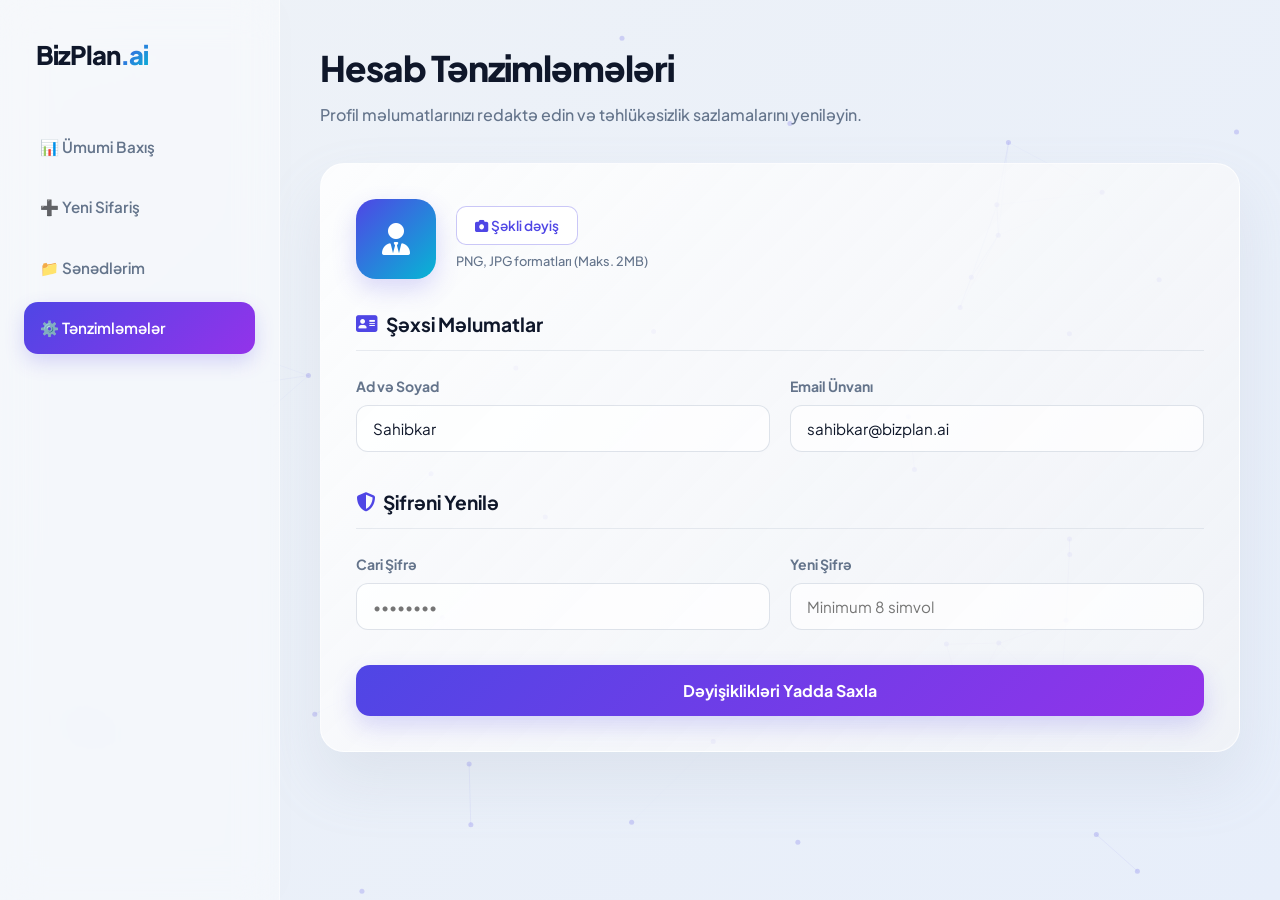
<file: setting.html>
<!doctype html>
<html lang="az">
  <head>
    <meta charset="UTF-8" />
    <meta name="viewport" content="width=device-width, initial-scale=1.0" />
    <title>Tənzimləmələr | BizPlan.ai</title>
    <!-- Şriftlər və İkonlar -->
    <link
      href="https://fonts.googleapis.com/css2?family=Plus+Jakarta+Sans:wght@400;500;600;700;800&display=swap"
      rel="stylesheet"
    />
    <link
      rel="stylesheet"
      href="https://cdnjs.cloudflare.com/ajax/libs/font-awesome/6.4.0/css/all.min.css"
    />
    <link rel="stylesheet" href="css/style.css" />

    <style>
      :root {
        --text-main: #0f172a;
        --text-muted: #64748b;
        --bg-gradient: linear-gradient(
          135deg,
          #eef2f7 0%,
          #e0eafd 50%,
          #f0fdf4 100%
        );
        --primary-gradient: linear-gradient(135deg, #4f46e5 0%, #06b6d4 100%);
        --btn-gradient: linear-gradient(135deg, #4f46e5 0%, #9333ea 100%);
        --card-gradient: linear-gradient(
          135deg,
          rgba(255, 255, 255, 0.85) 0%,
          rgba(243, 244, 246, 0.7) 100%
        );
        --success-gradient: linear-gradient(135deg, #10b981 0%, #059669 100%);
        --error-gradient: linear-gradient(135deg, #ef4444 0%, #f43f5e 100%);
      }

      * {
        box-sizing: border-box;
        margin: 0;
        padding: 0;
        font-family: "Plus Jakarta Sans", sans-serif;
      }

      body {
        color: var(--text-main);
        min-height: 100vh;
        background: var(--bg-gradient);
        background-size: 400% 400%;
        animation: fluidBg 14s ease infinite;
        position: relative;
      }

      @keyframes fluidBg {
        0% {
          background-position: 0% 50%;
        }
        50% {
          background-position: 100% 50%;
        }
        100% {
          background-position: 0% 50%;
        }
      }

      #spiderWebCanvas {
        position: fixed;
        top: 0;
        left: 0;
        width: 100%;
        height: 100%;
        z-index: 0;
        pointer-events: none;
      }

      /* --- LAYOUT STRUCTURE --- */
      .dashboard-grid {
        display: grid;
        grid-template-columns: 280px 1fr;
        min-height: 100vh;
        position: relative;
        z-index: 1;
      }

      /* --- SIDEBAR --- */
      .sidebar {
        background: rgba(255, 255, 255, 0.45);
        backdrop-filter: blur(20px);
        -webkit-backdrop-filter: blur(20px);
        border-right: 1px solid rgba(255, 255, 255, 0.5);
        padding: 35px 24px;
        position: sticky;
        top: 0;
        height: 100vh;
        display: flex;
        flex-direction: column;
        box-shadow: 4px 0 30px rgba(0, 0, 0, 0.01);
        z-index: 99;
      }

      .sidebar .logo {
        font-size: 1.6rem;
        font-weight: 800;
        letter-spacing: -1px;
        margin-bottom: 45px;
        padding-left: 12px;
      }

      .sidebar .logo span {
        background: var(--primary-gradient);
        -webkit-background-clip: text;
        -webkit-text-fill-color: transparent;
      }

      .nav-link {
        display: flex;
        align-items: center;
        gap: 12px;
        padding: 14px 16px;
        color: var(--text-muted);
        text-decoration: none;
        border-radius: 14px;
        transition: all 0.25s ease;
        margin-bottom: 8px;
        font-weight: 600;
        font-size: 0.95rem;
      }

      .nav-link i {
        font-size: 1.1rem;
      }
      .nav-link:hover {
        background: rgba(255, 255, 255, 0.6);
        color: #4f46e5;
      }
      .nav-link.active {
        background: var(--btn-gradient);
        color: #ffffff !important;
        box-shadow: 0 8px 20px rgba(79, 70, 229, 0.2);
      }

      /* --- MAIN CONTENT AREA --- */
      .main-content {
        padding: 40px;
        max-width: 1000px;
        width: 100%;
        opacity: 0;
        transform: scale(0.98) translateY(15px);
        animation: contentEntry 0.6s cubic-bezier(0.34, 1.56, 0.64, 1) forwards;
      }

      @keyframes contentEntry {
        to {
          opacity: 1;
          transform: scale(1) translateY(0);
        }
      }

      header {
        margin-bottom: 35px;
      }
      header h1 {
        font-size: 2.2rem;
        font-weight: 800;
        letter-spacing: -1px;
        margin-bottom: 6px;
      }
      header p {
        color: var(--text-muted);
        font-weight: 500;
      }

      /* --- SETTINGS CARD --- */
      .settings-card {
        background: var(--card-gradient);
        border: 1px solid rgba(255, 255, 255, 0.7);
        border-radius: 24px;
        padding: 35px;
        box-shadow: 0 30px 60px rgba(148, 163, 184, 0.15);
        backdrop-filter: blur(20px);
        -webkit-backdrop-filter: blur(20px);
      }

      .settings-section-title {
        font-size: 1.2rem;
        font-weight: 700;
        margin-bottom: 24px;
        color: var(--text-main);
        display: flex;
        align-items: center;
        gap: 8px;
        border-bottom: 1px solid rgba(148, 163, 184, 0.2);
        padding-bottom: 10px;
      }

      .avatar-upload-wrapper {
        display: flex;
        align-items: center;
        gap: 20px;
        margin-bottom: 30px;
      }

      .avatar-preview {
        width: 80px;
        height: 80px;
        border-radius: 20px;
        background: var(--primary-gradient);
        color: white;
        display: flex;
        align-items: center;
        justify-content: center;
        font-size: 2rem;
        box-shadow: 0 10px 25px rgba(79, 70, 229, 0.2);
      }

      .btn-upload-avatar {
        padding: 10px 18px;
        border: 1px solid rgba(79, 70, 229, 0.3);
        border-radius: 10px;
        background: #ffffff;
        color: #4f46e5;
        font-weight: 600;
        font-size: 0.85rem;
        cursor: pointer;
        transition: all 0.2s;
      }
      .btn-upload-avatar:hover {
        background: #4f46e5;
        color: #ffffff;
      }

      .form-grid {
        display: grid;
        grid-template-columns: 1fr 1fr;
        gap: 20px;
      }

      .form-group {
        margin-bottom: 20px;
      }
      .form-label {
        display: block;
        font-size: 0.875rem;
        font-weight: 700;
        margin-bottom: 8px;
      }

      .form-control {
        width: 100%;
        padding: 13px 16px;
        border-radius: 12px;
        border: 1px solid rgba(148, 163, 184, 0.3);
        background: rgba(255, 255, 255, 0.7);
        font-size: 0.95rem;
        color: var(--text-main);
        outline: none;
        transition: all 0.25s ease;
      }
      .form-control:focus {
        border-color: #4f46e5;
        background: #fff;
        box-shadow: 0 0 0 4px rgba(79, 70, 229, 0.1);
      }

      .btn-save-settings {
        width: 100%;
        padding: 15px;
        border: none;
        border-radius: 14px;
        background: var(--btn-gradient);
        color: #fff;
        font-size: 1rem;
        font-weight: 700;
        cursor: pointer;
        transition: all 0.25s ease;
        box-shadow: 0 10px 25px rgba(79, 70, 229, 0.2);
        margin-top: 15px;
      }
      .btn-save-settings:hover {
        transform: translateY(-2px);
        box-shadow: 0 14px 30px rgba(79, 70, 229, 0.35);
      }

      /* --- ALERT MODAL OVERLAY --- */
      .modal-overlay {
        position: fixed;
        top: 0;
        left: 0;
        width: 100%;
        height: 100%;
        background: rgba(15, 23, 42, 0.15);
        backdrop-filter: blur(10px);
        -webkit-backdrop-filter: blur(10px);
        z-index: 10000;
        display: flex;
        justify-content: center;
        align-items: center;
        opacity: 0;
        pointer-events: none;
        transition: opacity 0.3s ease;
        padding: 16px;
      }
      .modal-overlay.active {
        opacity: 1;
        pointer-events: auto;
      }
      .custom-alert-modal {
        background: #ffffff;
        border-radius: 24px;
        padding: 35px;
        width: 100%;
        max-width: 380px;
        text-align: center;
        box-shadow: 0 25px 50px rgba(0, 0, 0, 0.15);
        border: 1px solid rgba(255, 255, 255, 0.8);
        transform: scale(0.85);
        transition: transform 0.4s cubic-bezier(0.34, 1.56, 0.64, 1);
      }
      .modal-overlay.active .custom-alert-modal {
        transform: scale(1);
      }
      .alert-icon {
        width: 56px;
        height: 56px;
        background: #fee2e2;
        color: #ef4444;
        border-radius: 50%;
        display: flex;
        justify-content: center;
        align-items: center;
        font-size: 1.5rem;
        margin: 0 auto 16px auto;
      }
      .alert-icon.success {
        background: #dcfce7;
        color: #10b981;
      }
      .alert-title {
        font-size: 1.25rem;
        font-weight: 800;
        color: var(--text-main);
        margin-bottom: 8px;
      }
      .alert-desc {
        font-size: 0.95rem;
        color: var(--text-muted);
        margin-bottom: 24px;
        line-height: 1.5;
      }
      .btn-alert-close {
        width: 100%;
        padding: 12px;
        border: none;
        border-radius: 10px;
        font-weight: 600;
        font-size: 0.95rem;
        cursor: pointer;
        background: var(--error-gradient);
        color: white;
      }
      .btn-alert-close.success-btn {
        background: var(--success-gradient);
      }

      /* --- RESPONSIVE HEADER --- */
      .mobile-header {
        display: none;
        background: rgba(255, 255, 255, 0.7);
        backdrop-filter: blur(20px);
        padding: 16px 24px;
        border-bottom: 1px solid rgba(148, 163, 184, 0.15);
        justify-content: space-between;
        align-items: center;
        position: sticky;
        top: 0;
        z-index: 1000;
      }

      @media (max-width: 992px) {
        .dashboard-grid {
          grid-template-columns: 1fr;
        }
        .sidebar {
          position: fixed;
          left: -280px;
          top: 0;
          width: 280px;
          height: 100vh;
          background: rgba(255, 255, 255, 0.98);
          box-shadow: 15px 0 40px rgba(0, 0, 0, 0.05);
        }
        .sidebar.active {
          left: 0;
        }
        .mobile-header {
          display: flex;
        }
        .main-content {
          padding: 30px 16px;
        }
      }

      @media (max-width: 640px) {
        .form-grid {
          grid-template-columns: 1fr;
          gap: 0;
        }
        .settings-card {
          padding: 24px 16px;
          border-radius: 20px;
        }
      }
    </style>
  </head>
  <body class="dashboard-grid">
    <!-- CANVAS SPIDER WEB ANIMASIYASI 🕸 -->
    <canvas id="spiderWebCanvas"></canvas>

    <!-- MƏRKƏZİ ALERT MODAL -->
    <div class="modal-overlay" id="alertModalOverlay">
      <div class="custom-alert-modal">
        <div class="alert-icon" id="alertIcon">
          <i class="fa-solid fa-circle-exclamation"></i>
        </div>
        <div class="alert-title" id="alertTitle">Xəta!</div>
        <div class="alert-desc" id="alertDesc">Məlumatları doldurun.</div>
        <button type="button" class="btn-alert-close" id="alertCloseBtn">
          Anladım
        </button>
      </div>
    </div>

    <!-- MOBİL NAVBAR -->
    <div class="mobile-header">
      <a
        href="index.html"
        style="
          font-size: 1.3rem;
          font-weight: 800;
          text-decoration: none;
          color: var(--text-main);
        "
        >BizPlan<span>.ai</span></a
      >
      <button
        type="button"
        style="
          font-size: 1.3rem;
          background: none;
          border: none;
          cursor: pointer;
        "
        id="mobileMenuToggle"
      >
        <i class="fa-solid fa-bars"></i>
      </button>
    </div>

    <!-- SIDEBAR PANEL -->
    <aside class="sidebar" id="dashboardSidebar">
      <div class="logo">BizPlan<span>.ai</span></div>
      <nav style="flex: 1">
        <a href="dashboard.html" class="nav-link">📊 Ümumi Baxış</a>
        <a href="new-order.html" class="nav-link">➕ Yeni Sifariş</a>
        <a href="senedlerim.html" class="nav-link">📁 Sənədlərim</a>
        <a href="tenzimlemeler.html" class="nav-link active"
          >⚙️ Tənzimləmələr</a
        >
      </nav>
    </aside>

    <!-- TƏNZİMLƏMƏLƏR BÖLMƏSİ -->
    <main class="main-content">
      <header>
        <h1>Hesab Tənzimləmələri</h1>
        <p>
          Profil məlumatlarınızı redaktə edin və təhlükəsizlik sazlamalarını
          yeniləyin.
        </p>
      </header>

      <form id="settingsForm" class="settings-card" novalidate>
        <!-- Şəkil Yükləmə Sahəsi -->
        <div class="avatar-upload-wrapper">
          <div class="avatar-preview" id="avatarIcon">
            <i class="fa-solid fa-user-tie"></i>
          </div>
          <div>
            <button
              type="button"
              class="btn-upload-avatar"
              onclick="alert('Profil şəkli seçmə simulyasiyası açıldı!')"
            >
              <i class="fa-solid fa-camera"></i> Şəkli dəyiş
            </button>
            <p
              style="
                color: var(--text-muted);
                font-size: 0.8rem;
                margin-top: 6px;
                font-weight: 500;
              "
            >
              PNG, JPG formatları (Maks. 2MB)
            </p>
          </div>
        </div>

        <!-- Bölmə 1: Şəxsi Məlumatlar -->
        <div class="settings-section-title">
          <i class="fa-solid fa-address-card" style="color: #4f46e5"></i> Şəxsi
          Məlumatlar
        </div>
        <div class="form-grid">
          <div class="form-group">
            <label class="form-label">Ad və Soyad</label>
            <input
              type="text"
              id="setName"
              class="form-control"
              value="Sahibkar"
            />
          </div>
          <div class="form-group">
            <label class="form-label">Email Ünvanı</label>
            <input
              type="email"
              id="setEmail"
              class="form-control"
              value="sahibkar@bizplan.ai"
            />
          </div>
        </div>

        <!-- Bölmə 2: Təhlükəsizlik -->
        <div class="settings-section-title" style="margin-top: 15px">
          <i class="fa-solid fa-shield-halved" style="color: #4f46e5"></i>
          Şifrəni Yenilə
        </div>
        <div class="form-grid">
          <div class="form-group">
            <label class="form-label">Cari Şifrə</label>
            <input
              type="password"
              id="currentPass"
              class="form-control"
              placeholder="••••••••"
            />
          </div>
          <div class="form-group">
            <label class="form-label">Yeni Şifrə</label>
            <input
              type="password"
              id="newPass"
              class="form-control"
              placeholder="Minimum 8 simvol"
            />
          </div>
        </div>

        <button type="submit" class="btn-save-settings">
          Dəyişiklikləri Yadda Saxla
        </button>
      </form>
    </main>

    <script>
      // 1. MOBİL MENU TOGGLE
      const menuToggle = document.getElementById("mobileMenuToggle");
      const sidebar = document.getElementById("dashboardSidebar");
      if (menuToggle) {
        menuToggle.addEventListener("click", (e) => {
          e.stopPropagation();
          sidebar.classList.toggle("active");
        });
        document.addEventListener("click", (e) => {
          if (
            !sidebar.contains(e.target) &&
            sidebar.classList.contains("active")
          ) {
            sidebar.classList.remove("active");
          }
        });
      }

      // 2. MODAL VƏ FORM VALİDASİYA IDARƏETMƏSİ
      const form = document.getElementById("settingsForm");
      const setName = document.getElementById("setName");
      const setEmail = document.getElementById("setEmail");
      const currentPass = document.getElementById("currentPass");
      const newPass = document.getElementById("newPass");

      const modalOverlay = document.getElementById("alertModalOverlay");
      const alertIcon = document.getElementById("alertIcon");
      const alertTitle = document.getElementById("alertTitle");
      const alertDesc = document.getElementById("alertDesc");
      const alertCloseBtn = document.getElementById("alertCloseBtn");

      function triggerAlert(type, title, desc) {
        if (type === "success") {
          alertIcon.className = "alert-icon success";
          alertIcon.innerHTML = '<i class="fa-solid fa-circle-check"></i>';
          alertCloseBtn.className = "btn-alert-close success-btn";
          alertCloseBtn.innerText = "Davam et";
        } else {
          alertIcon.className = "alert-icon";
          alertIcon.innerHTML =
            '<i class="fa-solid fa-circle-exclamation"></i>';
          alertCloseBtn.className = "btn-alert-close";
          alertCloseBtn.innerText = "Anladım";
        }
        alertTitle.innerText = title;
        alertDesc.innerText = desc;
        modalOverlay.classList.add("active");
      }

      alertCloseBtn.addEventListener("click", () =>
        modalOverlay.classList.remove("active"),
      );

      form.addEventListener("submit", (e) => {
        e.preventDefault();

        if (!setName.value.trim() || !setEmail.value.trim()) {
          triggerAlert(
            "error",
            "Diqqət!",
            "Ad və Email xanaları boş buraxıla bilməz.",
          );
          return;
        }

        // Əgər şifrə dəyişdirilmək istənirsə
        if (currentPass.value || newPass.value) {
          if (!currentPass.value || !newPass.value) {
            triggerAlert(
              "error",
              "Eksik məlumat!",
              "Şifrəni yeniləmək üçün həm cari, həm də yeni şifrəni daxil etməlisiniz.",
            );
            return;
          }
          if (newPass.value.length < 8) {
            triggerAlert(
              "error",
              "Zəif Şifrə!",
              "Yeni şifrənin uzunluğu minimum 8 simvol olmalıdır.",
            );
            return;
          }
        }

        triggerAlert(
          "success",
          "Uğurlu Əməliyyat!",
          "Hesab tənzimləmələriniz uğurla yadda saxlanıldı.",
        );
      });

      // 3. INTERAKTIV SPIDER WEB ANIMASIYASI 🕸
      const canvas = document.getElementById("spiderWebCanvas");
      const ctx = canvas.getContext("2d");
      let width = (canvas.width = window.innerWidth);
      let height = (canvas.height = window.innerHeight);
      const dots = [];
      const numDots = 55;
      const maxDist = 130;
      const mouse = { x: null, y: null, radius: 160 };

      window.addEventListener("resize", () => {
        width = canvas.width = window.innerWidth;
        height = canvas.height = window.innerHeight;
      });
      window.addEventListener("mousemove", (e) => {
        mouse.x = e.clientX;
        mouse.y = e.clientY;
      });
      window.addEventListener("mouseleave", () => {
        mouse.x = null;
        mouse.y = null;
      });

      class Dot {
        constructor() {
          this.x = Math.random() * width;
          this.y = Math.random() * height;
          this.vx = (Math.random() - 0.5) * 0.7;
          this.vy = (Math.random() - 0.5) * 0.7;
          this.radius = 2.5;
        }
        update() {
          if (mouse.x !== null && mouse.y !== null) {
            const dx = mouse.x - this.x;
            const dy = mouse.y - this.y;
            const dist = Math.hypot(dx, dy);
            if (dist < mouse.radius) {
              const force = (mouse.radius - dist) / mouse.radius;
              this.x -= (dx / dist) * force * 1.4;
              this.y -= (dy / dist) * force * 1.4;
            }
          }
          this.x += this.vx;
          this.y += this.vy;
          if (this.x < 0 || this.x > width) this.vx *= -1;
          if (this.y < 0 || this.y > height) this.vy *= -1;
        }
        draw() {
          ctx.beginPath();
          ctx.arc(this.x, this.y, this.radius, 0, Math.PI * 2);
          ctx.fillStyle = "rgba(79, 70, 229, 0.2)";
          ctx.fill();
        }
      }

      for (let i = 0; i < numDots; i++) dots.push(new Dot());

      function animateWeb() {
        ctx.clearRect(0, 0, width, height);
        for (let i = 0; i < dots.length; i++) {
          dots[i].update();
          dots[i].draw();
          for (let j = i + 1; j < dots.length; j++) {
            const dx = dots[i].x - dots[j].x;
            const dy = dots[i].y - dots[j].y;
            const dist = Math.hypot(dx, dy);
            if (dist < maxDist) {
              const alpha = ((maxDist - dist) / maxDist) * 0.14;
              ctx.beginPath();
              ctx.moveTo(dots[i].x, dots[i].y);
              ctx.lineTo(dots[j].x, dots[j].y);
              ctx.strokeStyle = `rgba(79, 70, 229, ${alpha})`;
              ctx.lineWidth = 0.8;
              ctx.stroke();
            }
          }
          if (mouse.x !== null && mouse.y !== null) {
            const dx = dots[i].x - mouse.x;
            const dy = dots[i].y - mouse.y;
            const dist = Math.hypot(dx, dy);
            if (dist < mouse.radius) {
              const alpha = ((mouse.radius - dist) / mouse.radius) * 0.18;
              ctx.beginPath();
              ctx.moveTo(dots[i].x, dots[i].y);
              ctx.lineTo(mouse.x, mouse.y);
              ctx.strokeStyle = `rgba(6, 182, 212, ${alpha})`;
              ctx.lineWidth = 1;
              ctx.stroke();
            }
          }
        }
        requestAnimationFrame(animateWeb);
      }
      animateWeb();
    </script>
  </body>
</html>
</file>
<file: css/style.css>
/* css/style.css - Mərkəzi Dizayn Arxitekturası */

:root {
  /* Premium Dark Theme Colors */
  --bg-deep: #030712;
  --bg-surface: #111827;
  --bg-glass: rgba(17, 24, 39, 0.7);

  /* Brand Colors - Professional Green */
  --brand-primary: #10b981;
  --brand-hover: #059669;
  --brand-light: rgba(16, 185, 129, 0.1);
  --brand-glow: 0 0 24px rgba(16, 185, 129, 0.25);

  /* Text & Borders */
  --text-main: #f9fafb;
  --text-muted: #9ca3af;
  --border-subtle: rgba(255, 255, 255, 0.08);
  --border-focus: rgba(16, 185, 129, 0.5);

  /* Status Colors */
  --success: #10b981;
  --warning: #f59e0b;
  --danger: #ef4444;

  --transition-fast: 0.2s ease;
  --transition-smooth: 0.4s cubic-bezier(0.16, 1, 0.3, 1);
}

/* --- RESETS & TYPOGRAPHY --- */
* {
  margin: 0;
  padding: 0;
  box-sizing: border-box;
}

body {
  font-family: "Inter", system-ui, sans-serif;
  background-color: var(--bg-deep);
  color: var(--text-main);
  line-height: 1.6;
  -webkit-font-smoothing: antialiased;
  overflow-x: hidden;
}

/* --- LAYOUTS & CONTAINERS --- */
.container {
  max-width: 1280px;
  margin: 0 auto;
  padding: 0 24px;
}
.flex-center {
  display: flex;
  align-items: center;
  justify-content: center;
}
.flex-between {
  display: flex;
  align-items: center;
  justify-content: space-between;
}

/* --- PREMIUM UI COMPONENTS --- */
.glass-card {
  background: var(--bg-glass);
  backdrop-filter: blur(16px);
  -webkit-backdrop-filter: blur(16px);
  border: 1px solid var(--border-subtle);
  border-radius: 20px;
  padding: 32px;
  transition: var(--transition-smooth);
}

.glass-card:hover {
  border-color: rgba(16, 185, 129, 0.3);
  transform: translateY(-4px);
  box-shadow: var(--brand-glow);
}

/* --- BUTTONS --- */
.btn {
  display: inline-flex;
  align-items: center;
  justify-content: center;
  gap: 10px;
  padding: 14px 28px;
  border-radius: 12px;
  font-weight: 600;
  font-size: 1rem;
  cursor: pointer;
  transition: var(--transition-fast);
  border: none;
  outline: none;
}
.btn-primary {
  background: var(--brand-primary);
  color: #fff;
  box-shadow: 0 4px 12px rgba(16, 185, 129, 0.2);
}
.btn-primary:hover {
  background: var(--brand-hover);
  transform: translateY(-2px);
  box-shadow: var(--brand-glow);
}
.btn-outline {
  background: transparent;
  border: 1px solid var(--border-subtle);
  color: var(--text-main);
}
.btn-outline:hover {
  background: var(--brand-light);
  border-color: var(--brand-primary);
}

/* --- FORMS & INPUTS --- */
.form-group {
  margin-bottom: 24px;
}
.form-label {
  display: block;
  font-size: 0.9rem;
  font-weight: 500;
  color: var(--text-muted);
  margin-bottom: 8px;
}
.form-control {
  width: 100%;
  background: #000;
  border: 1px solid var(--border-subtle);
  color: var(--text-main);
  padding: 16px;
  border-radius: 12px;
  font-size: 1rem;
  transition: var(--transition-fast);
}
.form-control:focus {
  border-color: var(--brand-primary);
  box-shadow: 0 0 0 4px var(--brand-light);
  outline: none;
}

/* --- TOAST NOTIFICATIONS (Dynamic) --- */
#toast-container {
  position: fixed;
  bottom: 24px;
  right: 24px;
  z-index: 9999;
  display: flex;
  flex-direction: column;
  gap: 12px;
}
.toast {
  background: var(--bg-surface);
  border: 1px solid var(--border-subtle);
  color: #fff;
  padding: 16px 24px;
  border-radius: 12px;
  display: flex;
  align-items: center;
  gap: 12px;
  box-shadow: 0 10px 30px rgba(0, 0, 0, 0.5);
  animation: slideInRight 0.4s cubic-bezier(0.16, 1, 0.3, 1) forwards;
}
.toast.success {
  border-left: 4px solid var(--success);
}
.toast.error {
  border-left: 4px solid var(--danger);
}
.toast.fade-out {
  animation: fadeOutRight 0.4s forwards;
}

/* --- ANIMATIONS --- */
@keyframes slideInRight {
  from {
    opacity: 0;
    transform: translateX(100%);
  }
  to {
    opacity: 1;
    transform: translateX(0);
  }
}
@keyframes fadeOutRight {
  from {
    opacity: 1;
    transform: translateX(0);
  }
  to {
    opacity: 0;
    transform: translateX(100%);
  }
}
@keyframes fadeInUp {
  from {
    opacity: 0;
    transform: translateY(20px);
  }
  to {
    opacity: 1;
    transform: translateY(0);
  }
}

.animate-up {
  animation: fadeInUp 0.8s ease forwards;
  opacity: 0;
}
.delay-1 {
  animation-delay: 0.2s;
}
.delay-2 {
  animation-delay: 0.4s;
}
</file>
<file: css/index.css>
:root {
  --text-main: #0f172a;
  --text-muted: #64748b;
  --bg-gradient: linear-gradient(135deg, #eef2f7 0%, #e0eafd 50%, #f0fdf4 100%);
  --primary-gradient: linear-gradient(135deg, #4f46e5 0%, #06b6d4 100%);
  --btn-gradient: linear-gradient(135deg, #4f46e5 0%, #9333ea 100%);
  --card-gradient: linear-gradient(
    135deg,
    rgba(255, 255, 255, 0.85) 0%,
    rgba(243, 244, 246, 0.7) 100%
  );
  --success-gradient: linear-gradient(135deg, #10b981 0%, #059669 100%);
}

* {
  box-sizing: border-box;
  margin: 0;
  padding: 0;
  font-family: "Plus Jakarta Sans", sans-serif;
  scroll-behavior: smooth;
}

body {
  color: var(--text-main);
  min-height: 100vh;
  overflow-x: hidden;
  position: relative;
  background: var(--bg-gradient);
  background-size: 400% 400%;
  animation: fluidBg 14s ease infinite;
}

@keyframes fluidBg {
  0% {
    background-position: 0% 50%;
  }
  50% {
    background-position: 100% 50%;
  }
  100% {
    background-position: 0% 50%;
  }
}

#spiderWebCanvas {
  position: fixed;
  top: 0;
  left: 0;
  width: 100%;
  height: 100%;
  z-index: 0;
  pointer-events: none;
}

.container {
  width: 100%;
  max-width: 1200px;
  margin: 0 auto;
  padding: 0 24px;
  position: relative;
  z-index: 1;
}

/* --- NAVBAR --- */
header {
  position: fixed;
  top: 0;
  left: 0;
  width: 100%;
  z-index: 1000;
  padding: 18px 0;
  background: rgba(255, 255, 255, 0.6) !important;
  backdrop-filter: blur(20px);
  -webkit-backdrop-filter: blur(20px);
  border-bottom: 1px solid rgba(255, 255, 255, 0.4);
  box-shadow: 0 4px 30px rgba(0, 0, 0, 0.02);
  transition: all 0.3s ease;
}

header.scrolled {
  padding: 12px 0;
  background: rgba(255, 255, 255, 0.85) !important;
  border-bottom: 1px solid rgba(79, 70, 229, 0.1);
  box-shadow: 0 10px 30px rgba(15, 23, 42, 0.05);
}

.nav-wrapper {
  display: flex;
  justify-content: space-between;
  align-items: center;
  position: relative;
}

.logo {
  font-size: 1.6rem;
  font-weight: 800;
  letter-spacing: -1px;
  color: var(--text-main);
  text-decoration: none;
}

.logo span {
  background: var(--primary-gradient);
  -webkit-background-clip: text;
  -webkit-text-fill-color: transparent;
}

.nav-links {
  display: flex;
  gap: 28px;
  align-items: center;
  list-style: none;
}

.nav-links a {
  color: var(--text-main);
  text-decoration: none;
  font-weight: 600;
  font-size: 0.95rem;
  transition: color 0.25s;
}

.nav-links a:hover {
  color: #4f46e5;
}

.nav-buttons {
  display: flex;
  gap: 12px;
  align-items: center;
}

.btn-nav-outline {
  padding: 10px 20px;
  border: 1px solid rgba(79, 70, 229, 0.3);
  border-radius: 12px;
  background: rgba(255, 255, 255, 0.5);
  color: #4f46e5;
  font-weight: 600;
  cursor: pointer;
  transition: all 0.25s;
}

.btn-nav-outline:hover {
  background: #fff;
  border-color: #4f46e5;
  transform: translateY(-1px);
}

.btn-nav-primary {
  padding: 11px 22px;
  border: none;
  border-radius: 12px;
  background: var(--btn-gradient);
  color: #fff;
  font-weight: 600;
  cursor: pointer;
  transition: all 0.25s;
  box-shadow: 0 4px 12px rgba(79, 70, 229, 0.2);
}

.btn-nav-primary:hover {
  transform: translateY(-1.5px);
  box-shadow: 0 6px 16px rgba(79, 70, 229, 0.35);
}

/* FIX: Hamburger — desktop-da gizlə, mobil/planşetdə göstər */
.menu-toggle {
  display: none;
  flex-direction: column;
  gap: 5px;
  cursor: pointer;
  background: none;
  border: none;
  z-index: 1002;
}

.menu-toggle span {
  width: 24px;
  height: 3px;
  background-color: var(--text-main);
  border-radius: 2px;
  transition: all 0.3s ease;
}

.menu-toggle.active span:nth-child(1) {
  transform: rotate(45deg) translate(6px, 6px);
}
.menu-toggle.active span:nth-child(2) {
  opacity: 0;
}
.menu-toggle.active span:nth-child(3) {
  transform: rotate(-45deg) translate(5px, -5px);
}

.mobile-action-group {
  display: none;
  flex-direction: column;
  gap: 12px;
  width: 100%;
  margin-top: 15px;
  padding-top: 15px;
  border-top: 1px solid rgba(148, 163, 184, 0.15);
}

/* --- HERO BÖLMƏSİ --- */
main {
  padding-top: 180px;
  padding-bottom: 60px;
  text-align: center;
}

.hero-title {
  font-size: calc(2.2rem + 2vw);
  font-weight: 800;
  line-height: 1.15;
  margin-bottom: 24px;
  letter-spacing: -2px;
  word-wrap: break-word;
  min-height: 140px;
}

.shimmer-text {
  position: relative;
  display: inline-block;
  background: linear-gradient(
    to right,
    #4f46e5 20%,
    #06b6d4 40%,
    #9333ea 60%,
    #4f46e5 80%
  );
  background-size: 200% auto;
  -webkit-background-clip: text;
  -webkit-text-fill-color: transparent;
  animation: shine 3s linear infinite;
  text-shadow: 0 0 20px rgba(6, 182, 212, 0.15);
}

@keyframes shine {
  to {
    background-position: 200% center;
  }
}

.typewriter-cursor {
  display: inline-block;
  width: 4px;
  background-color: #4f46e5;
  margin-left: 4px;
  animation: blink 0.7s infinite;
}

@keyframes blink {
  50% {
    opacity: 0;
  }
}

.hero-p {
  font-size: 1.25rem;
  color: var(--text-muted);
  max-width: 720px;
  margin: 0 auto 40px;
  line-height: 1.6;
  opacity: 0;
  transform: translateY(20px);
  animation: textReveal 1s cubic-bezier(0.25, 1, 0.5, 1) 2.4s forwards;
}

@keyframes textReveal {
  to {
    opacity: 1;
    transform: translateY(0);
  }
}

.hero-btns {
  opacity: 0;
  transform: translateY(15px);
  animation: textReveal 1s cubic-bezier(0.25, 1, 0.5, 1) 2.6s forwards;
}

.btn-hero-main {
  font-size: 1.05rem;
  padding: 16px 36px;
  border: none;
  border-radius: 14px;
  background: var(--btn-gradient);
  color: #fff;
  font-weight: 700;
  cursor: pointer;
  transition: all 0.25s cubic-bezier(0.4, 0, 0.2, 1);
  box-shadow: 0 10px 25px rgba(79, 70, 229, 0.25);
  display: inline-flex;
  align-items: center;
  gap: 8px;
}

.btn-hero-main:hover {
  transform: translateY(-2.5px);
  box-shadow: 0 14px 30px rgba(79, 70, 229, 0.4);
}

.btn-hero-main:active {
  transform: translateY(0);
}

/* --- 3D DASHBOARD MAKETİ --- */
.dashboard-mockup-wrapper {
  margin-top: 60px;
  perspective: 1000px;
}

.dashboard-mockup {
  width: 100%;
  max-width: 950px;
  height: 480px;
  margin: 0 auto;
  background: linear-gradient(
    135deg,
    rgba(255, 255, 255, 0.95) 0%,
    rgba(248, 250, 252, 0.9) 100%
  );
  border-radius: 24px;
  border: 1px solid rgba(255, 255, 255, 0.8);
  box-shadow: 0 40px 70px rgba(148, 163, 184, 0.25);
  display: flex;
  flex-direction: column;
  overflow: hidden;
  position: relative;
  transform: rotateX(5deg);
  transition: transform 0.5s ease;
}
.dashboard-mockup:hover {
  transform: rotateX(0deg) translateY(-5px);
}
.mockup-header {
  height: 45px;
  background: rgba(241, 245, 249, 0.8);
  border-bottom: 1px solid rgba(148, 163, 184, 0.15);
  display: flex;
  align-items: center;
  padding: 0 20px;
  gap: 8px;
}
.mockup-dot {
  width: 10px;
  height: 10px;
  border-radius: 50%;
}
.mockup-dot.red {
  background: #ff5f56;
}
.mockup-dot.yellow {
  background: #ffbd2e;
}
.mockup-dot.green {
  background: #27c93f;
}
.mockup-title-text {
  font-size: 0.85rem;
  color: var(--text-muted);
  font-weight: 600;
  margin-left: auto;
  margin-right: auto;
  transform: translateX(-20px);
}
.mockup-body {
  flex: 1;
  padding: 24px;
  display: flex;
  flex-direction: column;
  gap: 20px;
  text-align: left;
  position: relative;
}
.neon-glow-line {
  position: absolute;
  top: 0;
  left: 0;
  right: 0;
  height: 2px;
  background: linear-gradient(
    90deg,
    transparent,
    #4f46e5,
    #06b6d4,
    transparent
  );
}
.mockup-grid {
  display: grid;
  grid-template-columns: repeat(3, 1fr);
  gap: 16px;
}
.mockup-card {
  background: #ffffff;
  border: 1px solid #e2e8f0;
  border-radius: 14px;
  padding: 16px;
  box-shadow: 0 4px 10px rgba(0, 0, 0, 0.01);
}
.mockup-card-title {
  font-size: 0.8rem;
  color: var(--text-muted);
  font-weight: 600;
  text-transform: uppercase;
  letter-spacing: 0.5px;
}
.mockup-card-val {
  font-size: 1.4rem;
  font-weight: 800;
  color: var(--text-main);
  margin-top: 4px;
}
.mockup-card-val span {
  color: #10b981;
  font-size: 0.85rem;
  font-weight: 600;
  margin-left: 6px;
}
.mockup-charts-area {
  display: grid;
  grid-template-columns: 2fr 1fr;
  gap: 16px;
}
.chart-main-box {
  background: #ffffff;
  border: 1px solid #e2e8f0;
  border-radius: 16px;
  padding: 20px;
  display: flex;
  flex-direction: column;
}
.chart-sim-lines {
  flex: 1;
  display: flex;
  align-items: flex-end;
  justify-content: space-between;
  padding-top: 20px;
  gap: 12px;
}
.chart-bar-item {
  flex: 1;
  background: linear-gradient(to top, #4f46e5, #818cf8);
  border-radius: 6px 6px 0 0;
  position: relative;
}
.chart-bar-item::after {
  content: attr(data-month);
  position: absolute;
  bottom: -20px;
  left: 50%;
  transform: translateX(-50%);
  font-size: 0.75rem;
  color: var(--text-muted);
  font-weight: 600;
}
.ai-logs-box {
  background: linear-gradient(180deg, #f8fafc 0%, #eef2f6 100%);
  border: 1px solid #e2e8f0;
  border-radius: 16px;
  padding: 16px;
}
.ai-log-item {
  font-size: 0.85rem;
  padding: 10px;
  background: #fff;
  border-radius: 8px;
  border-left: 3px solid #06b6d4;
  margin-bottom: 8px;
  font-weight: 500;
}

/* --- STATS SECTION --- */
.stats-section {
  border-top: 1px solid rgba(148, 163, 184, 0.15);
  border-bottom: 1px solid rgba(148, 163, 184, 0.15);
  background: rgba(255, 255, 255, 0.4);
  backdrop-filter: blur(10px);
  padding: 50px 0;
}
.stats-grid {
  display: grid;
  grid-template-columns: repeat(4, 1fr);
  gap: 24px;
  text-align: center;
}
.stat-card {
  background: rgba(255, 255, 255, 0.6);
  padding: 24px 16px;
  border-radius: 18px;
  border: 1px solid rgba(255, 255, 255, 0.6);
  transition: all 0.3s ease;
}
.stat-num {
  font-size: 2.6rem;
  font-weight: 800;
  background: var(--primary-gradient);
  -webkit-background-clip: text;
  -webkit-text-fill-color: transparent;
  margin-bottom: 4px;
}
.stat-label {
  color: var(--text-muted);
  font-weight: 600;
  font-size: 0.95rem;
}

/* --- STRATEJİK BÖLMƏLƏR --- */
.premium-section {
  padding: 90px 0;
  text-align: center;
}
.section-badge {
  display: inline-block;
  padding: 6px 14px;
  background: rgba(79, 70, 229, 0.08);
  color: #4f46e5;
  border-radius: 20px;
  font-size: 0.85rem;
  font-weight: 700;
  margin-bottom: 16px;
  border: 1px solid rgba(79, 70, 229, 0.1);
}
.section-title {
  font-size: 2.6rem;
  font-weight: 800;
  margin-bottom: 20px;
  letter-spacing: -1px;
}
.section-desc {
  color: var(--text-muted);
  font-size: 1.1rem;
  max-width: 700px;
  margin: 0 auto 50px auto;
  line-height: 1.6;
}
.features-grid {
  display: grid;
  grid-template-columns: repeat(3, 1fr);
  gap: 30px;
}
.feature-box {
  background: var(--card-gradient);
  border: 1px solid rgba(255, 255, 255, 0.7);
  padding: 35px 25px;
  border-radius: 22px;
  text-align: left;
  box-shadow: 0 15px 35px rgba(148, 163, 184, 0.1);
  transition: all 0.3s ease;
}
.feature-box:hover {
  transform: translateY(-5px);
  background: #ffffff;
  box-shadow: 0 20px 45px rgba(79, 70, 229, 0.12);
}
.feature-icon {
  width: 50px;
  height: 50px;
  background: var(--primary-gradient);
  color: white;
  border-radius: 14px;
  display: flex;
  justify-content: center;
  align-items: center;
  font-size: 1.3rem;
  margin-bottom: 24px;
  box-shadow: 0 8px 20px rgba(6, 182, 212, 0.2);
}
.feature-box h4 {
  font-size: 1.25rem;
  font-weight: 700;
  margin-bottom: 12px;
}
.feature-box p {
  color: var(--text-muted);
  font-size: 0.95rem;
  line-height: 1.5;
}

/* --- INVESTOR PORTFELI --- */
#investor-portfolio {
  background: rgba(255, 255, 255, 0.3);
  backdrop-filter: blur(10px);
  border-top: 1px solid rgba(148, 163, 184, 0.15);
}
.portfolio-container {
  display: flex;
  align-items: center;
  gap: 60px;
  text-align: left;
}
.portfolio-text {
  flex: 1;
}
.portfolio-visual {
  flex: 1;
  background: var(--card-gradient);
  border: 1px solid rgba(255, 255, 255, 0.8);
  border-radius: 24px;
  padding: 40px;
  box-shadow: 0 25px 50px rgba(0, 0, 0, 0.03);
}
.list-item {
  display: flex;
  gap: 12px;
  margin-bottom: 16px;
  font-size: 1.05rem;
  font-weight: 500;
}
.list-item i {
  color: #10b981;
  margin-top: 4px;
}

/* --- CONTACT --- */
.contact-section {
  padding: 90px 0;
  text-align: center;
}
.contact-grid {
  display: grid;
  grid-template-columns: 1fr 1.2fr;
  gap: 40px;
  text-align: left;
  margin-top: 30px;
}
.contact-info-card {
  background: var(--card-gradient);
  border: 1px solid rgba(255, 255, 255, 0.7);
  padding: 40px;
  border-radius: 24px;
  box-shadow: 0 20px 40px rgba(148, 163, 184, 0.08);
}
.contact-item {
  display: flex;
  align-items: center;
  gap: 16px;
  margin-bottom: 24px;
}
.contact-icon {
  width: 44px;
  height: 44px;
  background: rgba(79, 70, 229, 0.08);
  color: #4f46e5;
  border-radius: 12px;
  display: flex;
  justify-content: center;
  align-items: center;
  font-size: 1.2rem;
}
.contact-text h5 {
  font-size: 0.85rem;
  color: var(--text-muted);
  text-transform: uppercase;
  font-weight: 700;
}
.contact-text p {
  font-size: 1.05rem;
  font-weight: 600;
  color: var(--text-main);
  margin-top: 2px;
}
.map-wrapper {
  border-radius: 24px;
  overflow: hidden;
  border: 1px solid rgba(255, 255, 255, 0.8);
  box-shadow: 0 20px 40px rgba(148, 163, 184, 0.08);
  height: 100%;
  min-height: 350px;
}

/* --- FLOATING ACTIONS --- */
.floating-container {
  position: fixed;
  bottom: 30px;
  right: 30px;
  display: flex;
  flex-direction: column;
  gap: 14px;
  z-index: 99999;
  pointer-events: none;
}
.float-btn {
  width: 54px;
  height: 54px;
  border-radius: 50%;
  display: flex;
  justify-content: center;
  align-items: center;
  box-shadow: 0 10px 25px rgba(0, 0, 0, 0.18);
  border: none;
  outline: none;
  transition: all 0.4s cubic-bezier(0.25, 1, 0.5, 1);
  pointer-events: auto;
  cursor: pointer;
}
.btn-whatsapp {
  background-color: #25d366;
  color: white;
  text-decoration: none;
  transform: translateY(68px);
}
.btn-whatsapp:hover {
  transform: translateY(68px) scale(1.08);
}
.floating-container.scrolled-active .btn-whatsapp {
  transform: translateY(0);
}
.floating-container.scrolled-active .btn-whatsapp:hover {
  transform: scale(1.08);
}
.btn-scroll-top {
  background: #ffffff;
  color: #4f46e5;
  border: 1px solid rgba(148, 163, 184, 0.25);
  opacity: 0;
  pointer-events: none;
  transform: translateY(40px) scale(0.7);
  font-size: 1.3rem;
}
.btn-scroll-top.show {
  opacity: 1;
  pointer-events: auto;
  transform: translateY(0) scale(1);
}
.btn-scroll-top:hover {
  background: #4f46e5;
  color: white;
}

/* --- MODAL --- */
.modal-overlay {
  position: fixed;
  top: 0;
  left: 0;
  width: 100%;
  height: 100%;
  background: rgba(15, 23, 42, 0.15);
  backdrop-filter: blur(10px);
  -webkit-backdrop-filter: blur(10px);
  z-index: 10000;
  display: flex;
  justify-content: center;
  align-items: center;
  opacity: 0;
  pointer-events: none;
  transition: opacity 0.3s ease;
  padding: 16px;
}
.modal-overlay.active {
  opacity: 1;
  pointer-events: auto;
}
.consultation-modal {
  background: #ffffff;
  border-radius: 24px;
  padding: 35px;
  width: 100%;
  max-width: 440px;
  box-shadow: 0 25px 50px rgba(0, 0, 0, 0.15);
  border: 1px solid rgba(255, 255, 255, 0.8);
  position: relative;
  transform: scale(0.9);
  transition: transform 0.3s cubic-bezier(0.175, 0.885, 0.32, 1.275);
}
.modal-overlay.active .consultation-modal {
  transform: scale(1);
}
.modal-close-btn {
  position: absolute;
  top: 20px;
  right: 20px;
  background: none;
  border: none;
  font-size: 1.2rem;
  color: var(--text-muted);
  cursor: pointer;
}
.modal-title {
  font-size: 1.4rem;
  font-weight: 800;
  margin-bottom: 6px;
  text-align: center;
}
.modal-subtitle {
  color: var(--text-muted);
  font-size: 0.9rem;
  text-align: center;
  margin-bottom: 24px;
}
.modal-overlay .form-control {
  width: 100%;
  padding: 13px 16px;
  border-radius: 12px;
  border: 1px solid #cbd5e1;
  background-color: #ffffff;
  color: var(--text-main);
  font-size: 0.95rem;
  outline: none;
  transition: all 0.25s ease;
}
.modal-overlay .form-control:focus {
  border-color: #4f46e5;
  box-shadow: 0 0 0 4px rgba(79, 70, 229, 0.1);
}
.success-modal-content {
  display: none;
  text-align: center;
}
.success-modal-content.active {
  display: block;
  animation: fadeIn 0.4s ease;
}
.consultation-form-content.hidden {
  display: none;
}
.success-icon {
  width: 64px;
  height: 64px;
  background: #dcfce7;
  color: #10b981;
  border-radius: 50%;
  display: flex;
  justify-content: center;
  align-items: center;
  font-size: 1.8rem;
  margin: 0 auto 20px auto;
}

/* --- FOOTER --- */
.footer-link {
  color: #64748b;
  text-decoration: none;
  transition: color 0.3s;
}
.footer-link:hover {
  color: #4f46e5;
}

/* --- POINTING ARROW --- */
#pointingArrow {
  position: fixed;
  top: 70px;
  right: 120px;
  z-index: 1001;
  opacity: 0;
  pointer-events: none;
  transition: opacity 0.5s ease;
  transform: rotate(180deg);
  /* FIX: bounce animasiyası tətbiq edilir */
  animation: bounce 1.5s ease-in-out infinite;
}
@keyframes bounce {
  0%,
  100% {
    transform: rotate(180deg) translateY(0);
  }
  50% {
    transform: rotate(180deg) translateY(15px);
  }
}

/* ==========================================
         RESPONSIVE MEDIA QUERIES (DÜZGƏLDİLMİŞ)
         Nested @media aradan qaldırıldı
         ========================================== */

/* Tablet */
@media (max-width: 992px) {
  .menu-toggle {
    display: flex;
  }
  .nav-buttons {
    display: none;
  }

  .nav-links {
    display: flex;
    flex-direction: column;
    position: fixed;
    top: 0;
    right: 0;
    width: 290px;
    height: 100vh;
    background: rgba(255, 255, 255, 0.98);
    backdrop-filter: blur(25px);
    justify-content: flex-start;
    padding: 100px 24px 40px;
    gap: 18px;
    transform: translateX(100%);
    transition:
      transform 0.4s cubic-bezier(0.16, 1, 0.3, 1),
      visibility 0.4s;
    visibility: hidden;
    pointer-events: none;
    box-shadow: -15px 0 40px rgba(15, 23, 42, 0.08);
    z-index: 1001;
  }
  .nav-links.active {
    transform: translateX(0);
    visibility: visible;
    pointer-events: auto;
  }
  .nav-links::after {
    content: "";
    display: block;
    width: 100%;
    height: 1px;
    background: #e2e8f0;
    margin: 10px 0;
  }

  .mobile-action-group {
    display: flex;
    flex-direction: column;
    gap: 10px;
    width: 100%;
    margin-top: 10px;
  }
  .mobile-action-group .btn-nav-outline,
  .mobile-action-group .btn-nav-primary {
    width: 100%;
    text-align: center;
    justify-content: center;
    display: flex;
    margin-bottom: 4px;
  }

  .menu-toggle.active span:nth-child(1) {
    transform: rotate(45deg) translate(6px, 6px);
  }
  .menu-toggle.active span:nth-child(2) {
    opacity: 0;
  }
  .menu-toggle.active span:nth-child(3) {
    transform: rotate(-45deg) translate(5px, -5px);
  }

  #pointingArrow {
    display: none;
  }

  .hero-title {
    font-size: 3.2rem;
  }
  .features-grid {
    grid-template-columns: repeat(2, 1fr);
  }
  .portfolio-container {
    flex-direction: column;
    text-align: center;
  }
  .list-item {
    justify-content: center;
  }
  .stats-grid {
    grid-template-columns: repeat(2, 1fr);
    gap: 16px;
  }
  .mockup-charts-area {
    grid-template-columns: 1fr;
  }
  .ai-logs-box {
    display: none;
  }
  .contact-grid {
    grid-template-columns: 1fr;
  }
  .footer-grid {
    grid-template-columns: repeat(2, 1fr) !important;
    gap: 40px !important;
  }
}

/* Mobile */
@media (max-width: 768px) {
  .floating-container {
    bottom: 20px;
    right: 20px;
    gap: 12px;
  }
  .float-btn {
    width: 50px;
    height: 50px;
    font-size: 1.25rem;
  }
  .btn-whatsapp {
    transform: translateY(62px);
  }
  .btn-whatsapp:hover {
    transform: translateY(62px) scale(1.05);
  }
  .floating-container.scrolled-active .btn-whatsapp {
    transform: translateY(0);
  }

  footer {
    position: relative;
    z-index: 10;
    padding-bottom: 90px !important;
  }

  .hero-p {
    font-size: 1.1rem;
  }
  .features-grid {
    grid-template-columns: 1fr;
  }
  .dashboard-mockup-wrapper {
    display: none;
  }
  .stats-grid {
    grid-template-columns: 1fr;
  }
}

/* Small mobile */
@media (max-width: 600px) {
  .footer-grid {
    grid-template-columns: 1fr !important;
    text-align: center;
  }
  .logo-wrapper {
    justify-content: center;
  }
  .social-wrapper {
    justify-content: center;
  }
  .bottom-bar {
    flex-direction: column;
    gap: 15px;
  }
}
</file>
